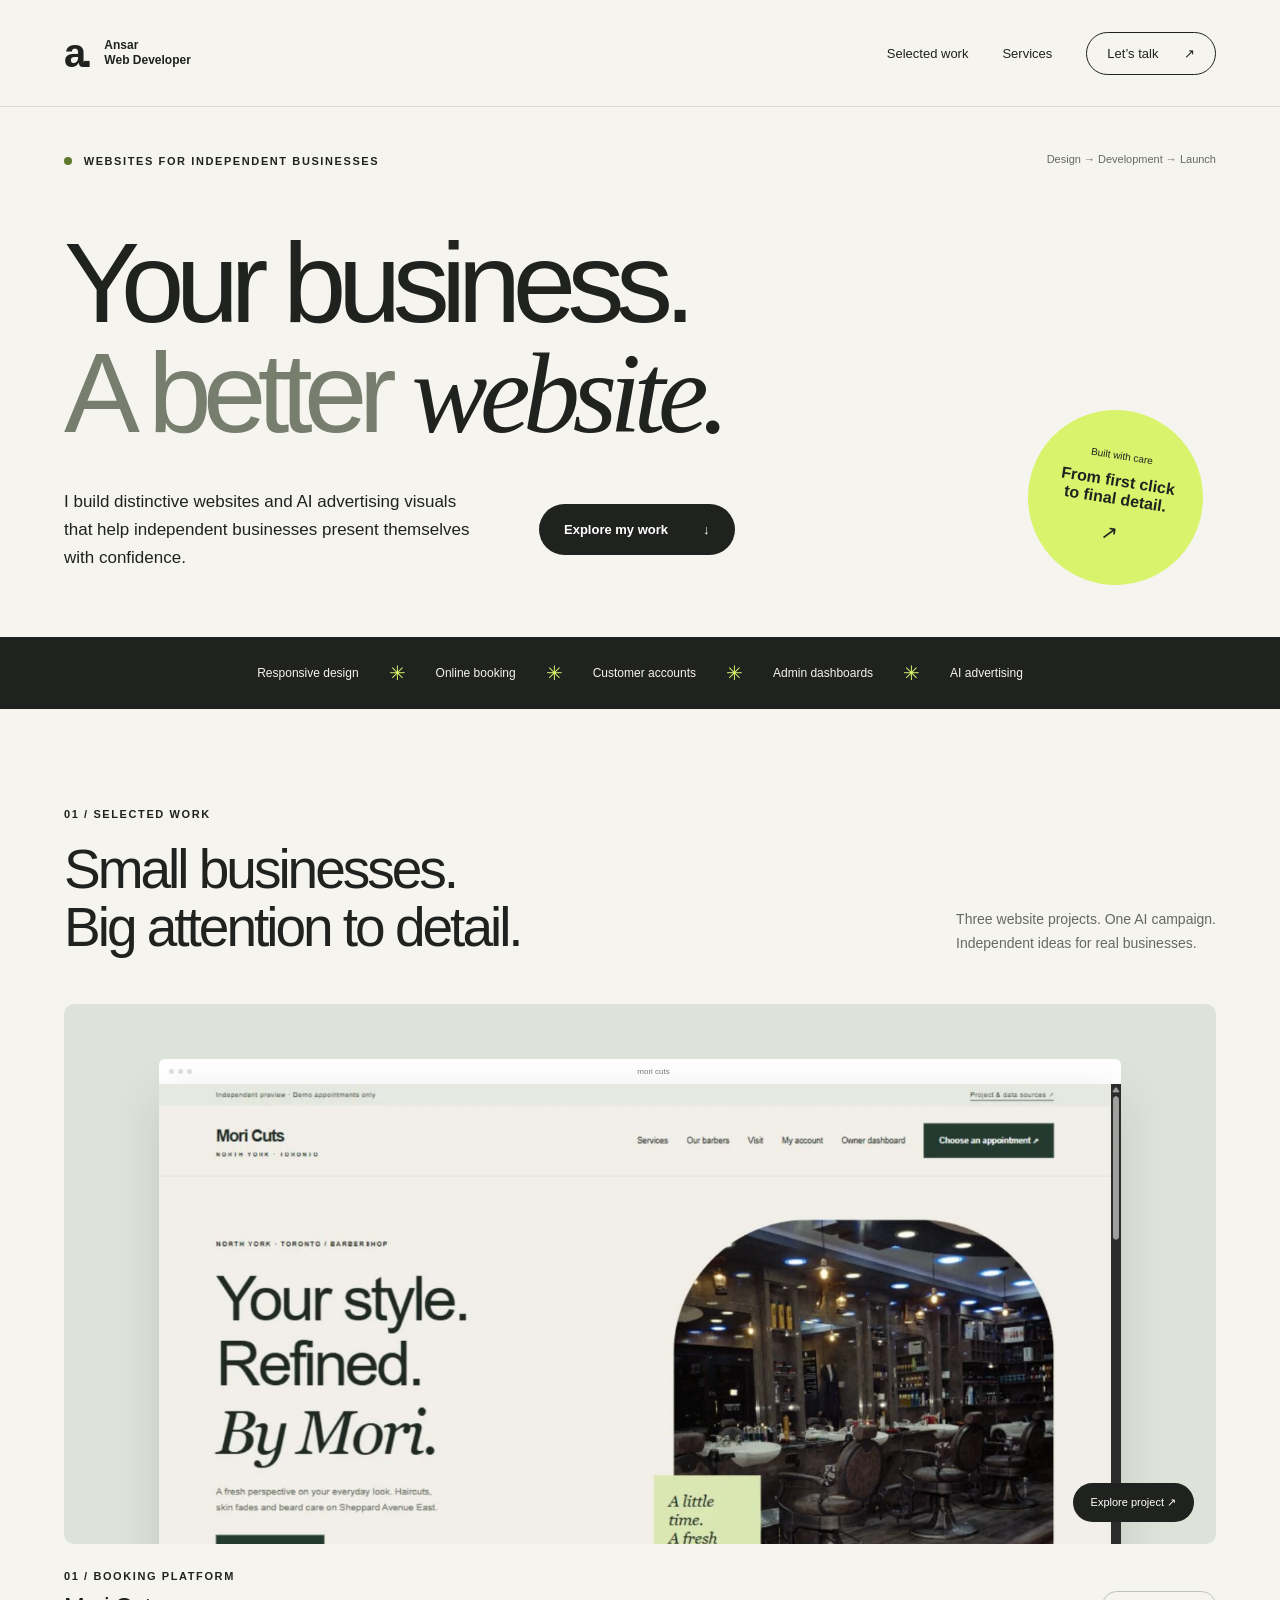
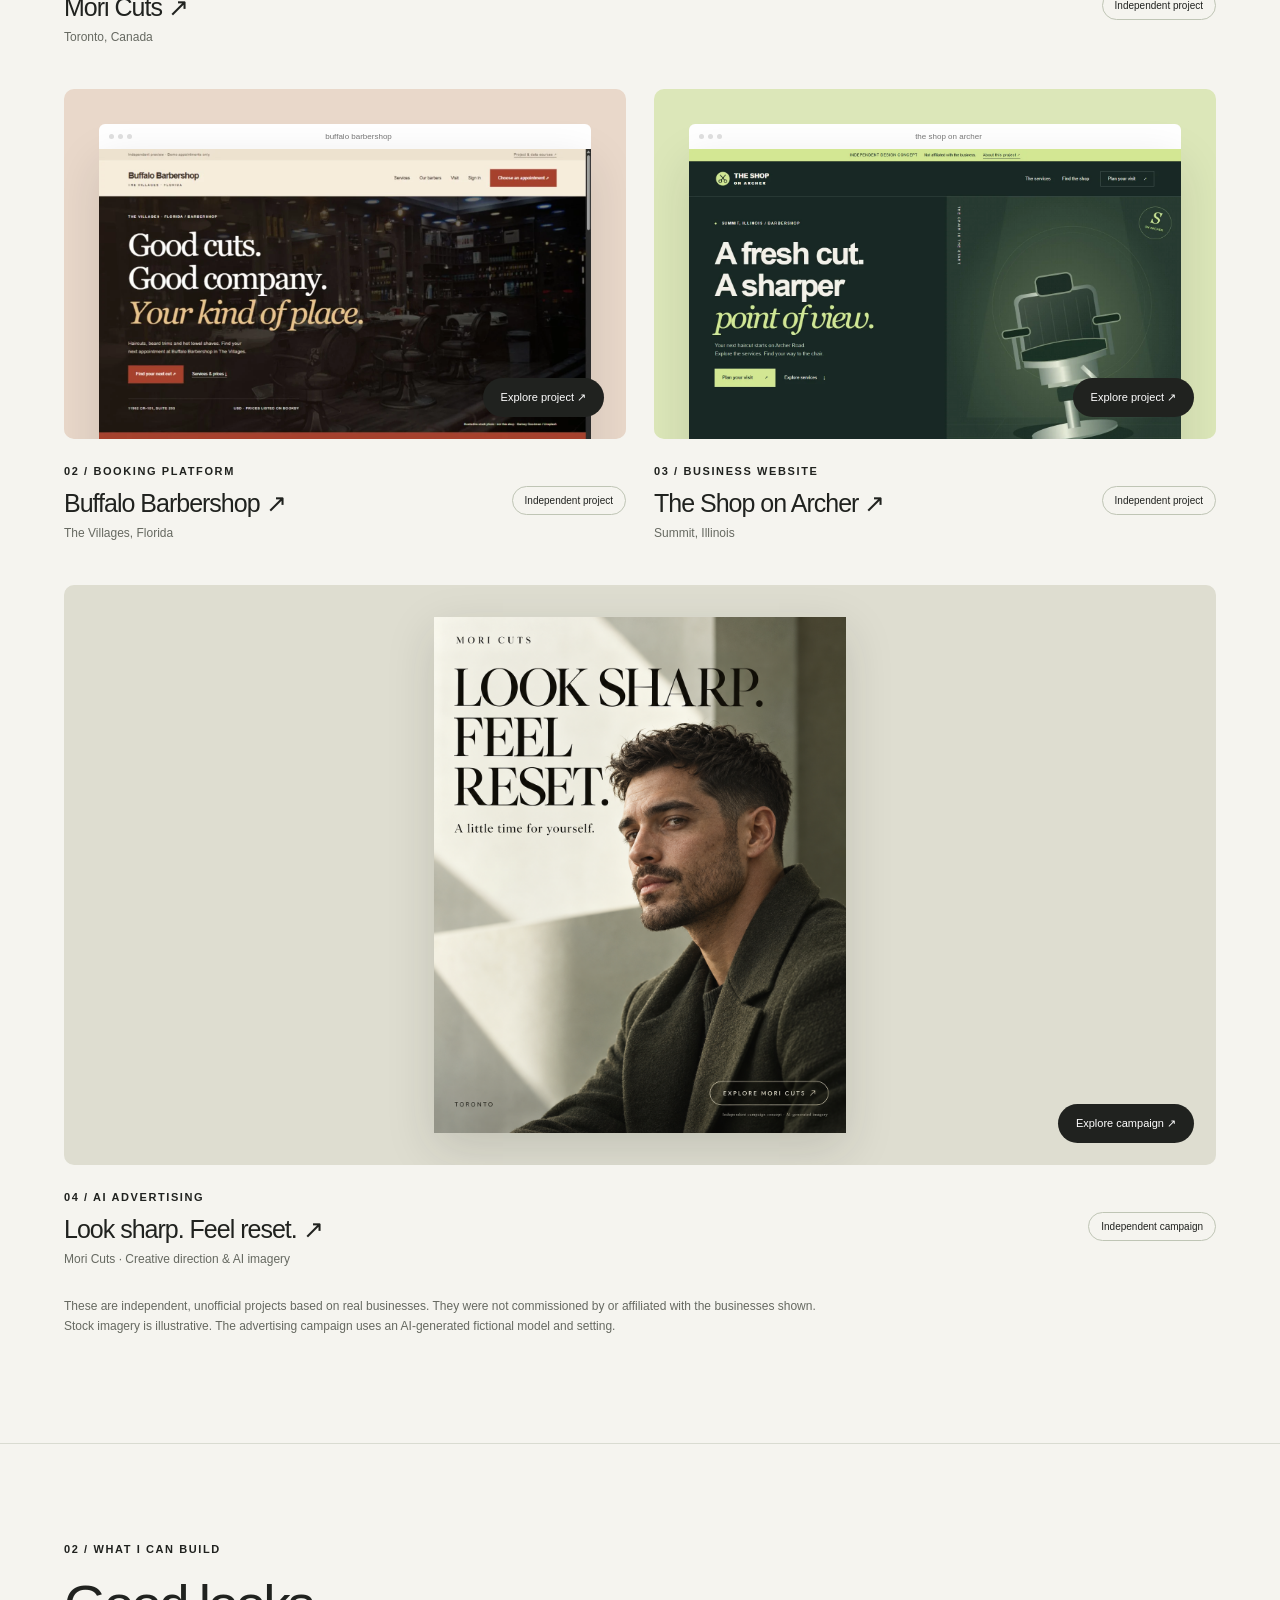
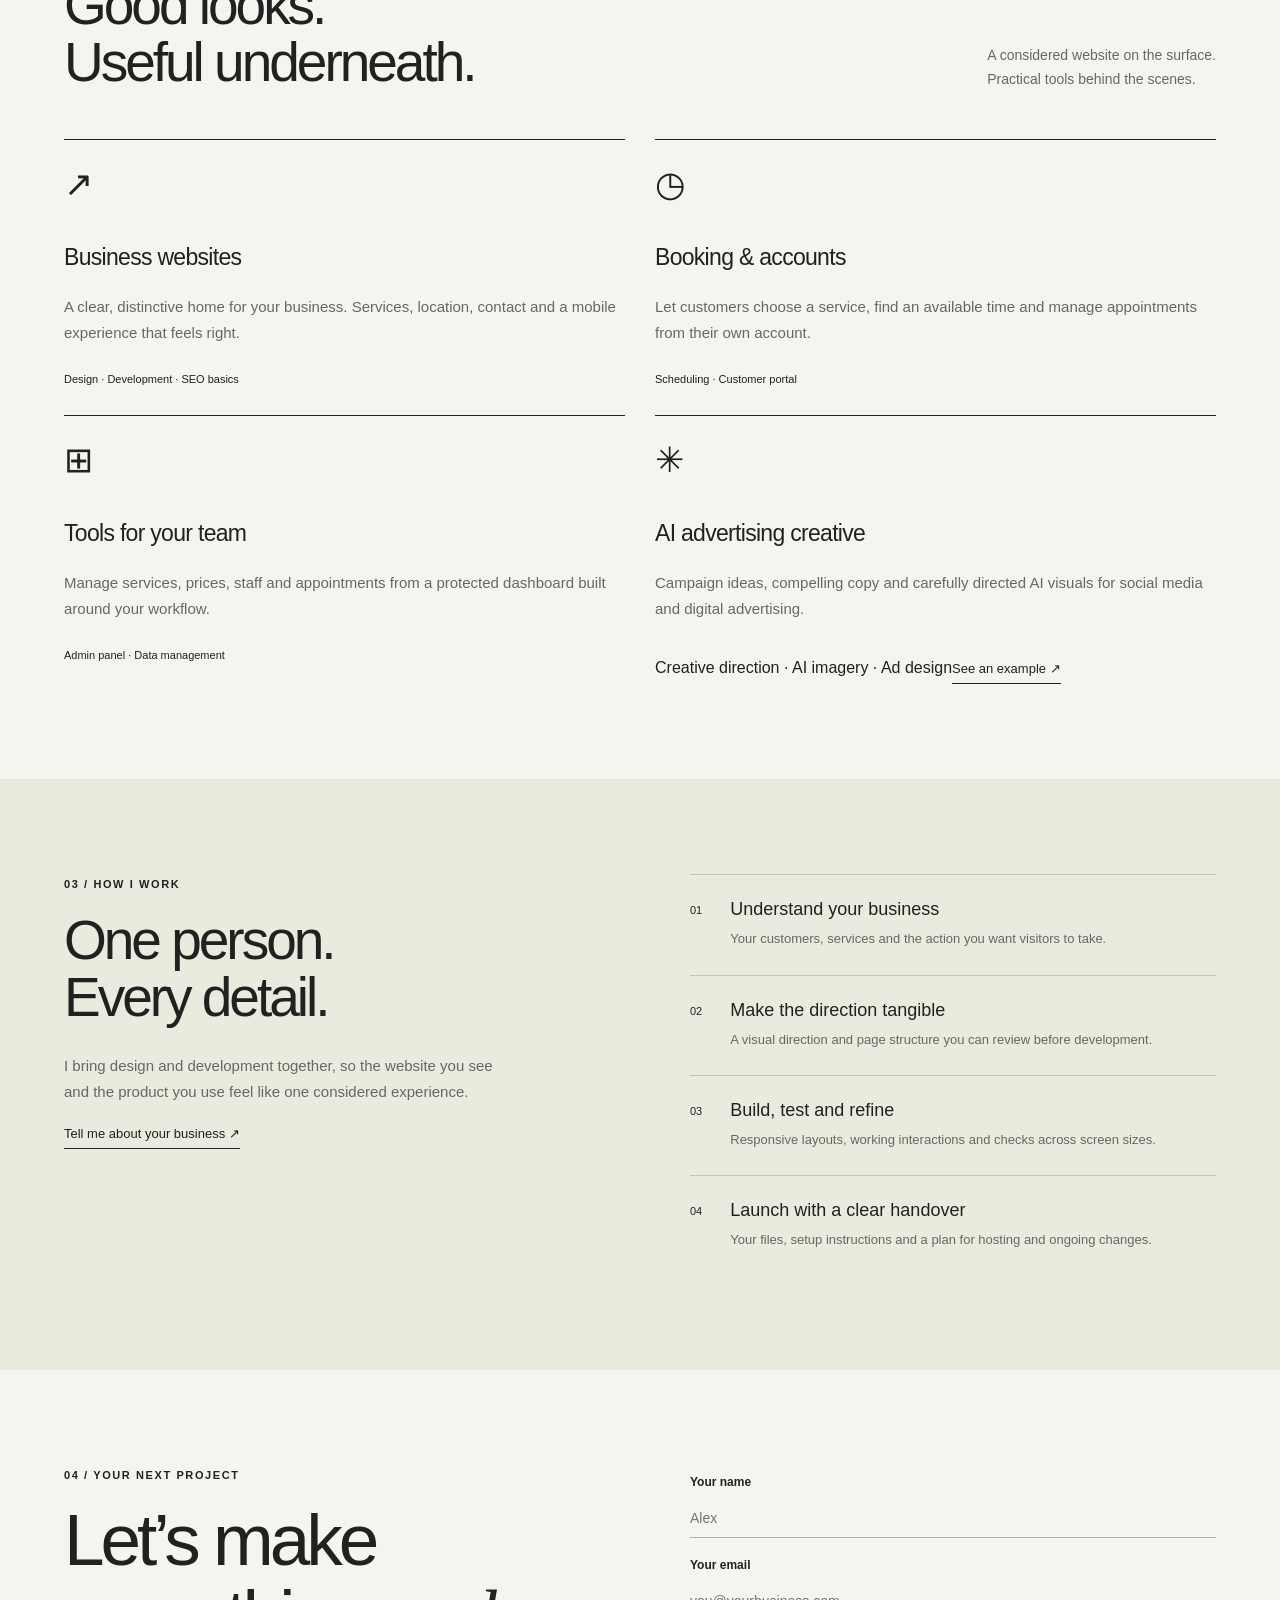
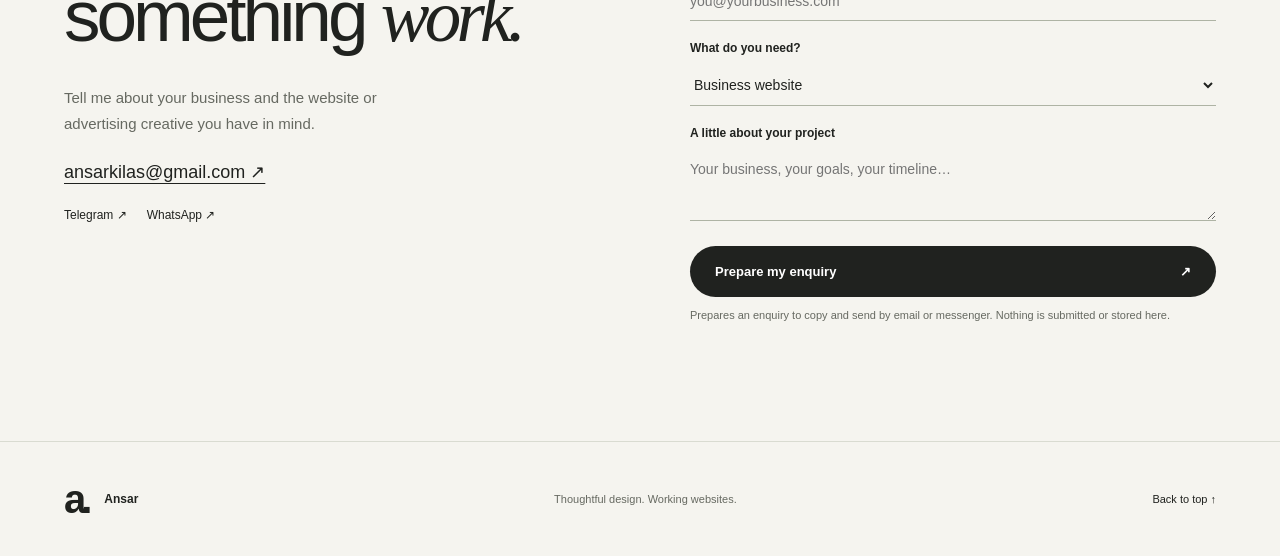
<file: index.html>
<!doctype html><html lang="en"><head><meta charset="utf-8"><meta name="viewport" content="width=device-width,initial-scale=1"><meta name="theme-color" content="#f5f4ef"><title>Ansar — Web Developer — Websites for Small Businesses</title><meta name="description" content="Distinctive websites, online booking and practical admin tools for independent businesses. Explore website projects and an AI advertising campaign."><meta property="og:title" content="Independent Web Developer — Websites for Small Businesses"><meta property="og:description" content="Distinctive websites, online booking and practical admin tools for independent businesses. Explore website projects and an AI advertising campaign."><meta property="og:type" content="website"><link rel="icon" href="assets/favicon.svg" type="image/svg+xml"><link rel="stylesheet" href="styles.css"><script src="config.js" defer></script><script src="script.js" defer></script></head><body><a class="skip" href="#main">Skip to content</a><header class="header"><a class="brand" href="index.html" aria-label="Portfolio home"><span class="brand-symbol">a.</span><span data-brand>Independent<br>Web Developer</span></a><nav aria-label="Main navigation"><a href="index.html#work">Selected work</a><a href="index.html#services">Services</a><a class="nav-contact" href="index.html#contact">Let’s talk <span aria-hidden="true">↗</span></a></nav></header><main id="main"><section class="hero"><div class="hero-top"><span class="eyebrow"><span class="status-dot"></span> Websites for independent businesses</span><span class="hero-index">Design → Development → Launch</span></div><h1>Your business.<br><span>A better</span> <em>website.</em></h1><div class="hero-bottom"><p>I build distinctive websites and AI advertising visuals that help independent businesses present themselves with confidence.</p><a class="button dark" href="#work">Explore my work <span>↓</span></a></div><div class="hero-sticker" aria-hidden="true">Built with care<br><b>From first click<br>to final detail.</b><span>↗</span></div></section><div class="ticker" aria-label="Capabilities"><span>Responsive design</span><i>✳</i><span>Online booking</span><i>✳</i><span>Customer accounts</span><i>✳</i><span>Admin dashboards</span><i>✳</i><span>AI advertising</span></div><section class="work section" id="work"><div class="section-heading"><div><span class="eyebrow">01 / Selected work</span><h2>Small businesses.<br>Big attention to detail.</h2></div><p>Three website projects. One AI campaign.<br>Independent ideas for real businesses.</p></div><div class="projects"><article class="project sage"><a class="project-image" href="mori.html" aria-label="Explore Mori Cuts"><div class="browser-bar"><i></i><i></i><i></i><span>mori cuts</span></div><img src="assets/mori.webp" alt="Mori Cuts website design" loading="lazy" width="1440" height="900"><span class="view-project">Explore project ↗</span></a><div class="project-caption"><div><span class="eyebrow">01 / Booking platform</span><h3><a href="mori.html">Mori Cuts ↗</a></h3><p>Toronto, Canada</p></div><span class="pill">Independent project</span></div></article><article class="project rose"><a class="project-image" href="buffalo.html" aria-label="Explore Buffalo Barbershop"><div class="browser-bar"><i></i><i></i><i></i><span>buffalo barbershop</span></div><img src="assets/buffalo.webp" alt="Buffalo Barbershop website design" loading="lazy" width="1440" height="900"><span class="view-project">Explore project ↗</span></a><div class="project-caption"><div><span class="eyebrow">02 / Booking platform</span><h3><a href="buffalo.html">Buffalo Barbershop ↗</a></h3><p>The Villages, Florida</p></div><span class="pill">Independent project</span></div></article><article class="project lime"><a class="project-image" href="archer.html" aria-label="Explore The Shop on Archer"><div class="browser-bar"><i></i><i></i><i></i><span>the shop on archer</span></div><img src="assets/archer.webp" alt="The Shop on Archer website design" loading="lazy" width="1440" height="900"><span class="view-project">Explore project ↗</span></a><div class="project-caption"><div><span class="eyebrow">03 / Business website</span><h3><a href="archer.html">The Shop on Archer ↗</a></h3><p>Summit, Illinois</p></div><span class="pill">Independent project</span></div></article><article class="project campaign-project"><a class="project-image campaign-thumb" href="ai-advertising.html" aria-label="Explore Mori Cuts AI campaign"><img src="assets/mori-ad.png" alt="Mori Cuts AI advertising poster: Look sharp. Feel reset." loading="lazy" width="1122" height="1402"><span class="view-project">Explore campaign ↗</span></a><div class="project-caption"><div><span class="eyebrow">04 / AI advertising</span><h3><a href="ai-advertising.html">Look sharp. Feel reset. ↗</a></h3><p>Mori Cuts · Creative direction & AI imagery</p></div><span class="pill">Independent campaign</span></div></article></div><p class="project-note">These are independent, unofficial projects based on real businesses. They were not commissioned by or affiliated with the businesses shown. Stock imagery is illustrative. The advertising campaign uses an AI-generated fictional model and setting.</p></section><section class="services section" id="services"><div class="section-heading"><div><span class="eyebrow">02 / What I can build</span><h2>Good looks.<br>Useful underneath.</h2></div><p>A considered website on the surface.<br>Practical tools behind the scenes.</p></div><div class="service-grid"><article><span class="service-icon">↗</span><h3>Business websites</h3><p>A clear, distinctive home for your business. Services, location, contact and a mobile experience that feels right.</p><span>Design · Development · SEO basics</span></article><article><span class="service-icon">◷</span><h3>Booking & accounts</h3><p>Let customers choose a service, find an available time and manage appointments from their own account.</p><span>Scheduling · Customer portal</span></article><article><span class="service-icon">⊞</span><h3>Tools for your team</h3><p>Manage services, prices, staff and appointments from a protected dashboard built around your workflow.</p><span>Admin panel · Data management</span></article><article><span class="service-icon">✳</span><h3>AI advertising creative</h3><p>Campaign ideas, compelling copy and carefully directed AI visuals for social media and digital advertising.</p><span>Creative direction · AI imagery · Ad design</span><a class="text-link" href="ai-advertising.html">See an example ↗</a></article></div></section><section class="approach section" id="about"><div><span class="eyebrow">03 / How I work</span><h2>One person.<br>Every detail.</h2><p class="intro">I bring design and development together, so the website you see and the product you use feel like one considered experience.</p><a class="text-link" href="#contact">Tell me about your business ↗</a></div><ol class="steps"><li><span>01</span><div><h3>Understand your business</h3><p>Your customers, services and the action you want visitors to take.</p></div></li><li><span>02</span><div><h3>Make the direction tangible</h3><p>A visual direction and page structure you can review before development.</p></div></li><li><span>03</span><div><h3>Build, test and refine</h3><p>Responsive layouts, working interactions and checks across screen sizes.</p></div></li><li><span>04</span><div><h3>Launch with a clear handover</h3><p>Your files, setup instructions and a plan for hosting and ongoing changes.</p></div></li></ol></section><section class="contact section" id="contact"><div><span class="eyebrow">04 / Your next project</span><h2>Let’s make<br>something <em>work.</em></h2><p>Tell me about your business and the website or advertising creative you have in mind.</p><a class="contact-direct" id="direct-contact" hidden>Get in touch ↗</a></div><form id="brief-form"><label for="client-name">Your name</label><input id="client-name" name="name" autocomplete="name" required placeholder="Alex"><label for="client-email">Your email</label><input id="client-email" name="email" type="email" autocomplete="email" required placeholder="you@yourbusiness.com"><label for="project-type">What do you need?</label><select id="project-type" name="service"><option>Business website</option><option>Website + booking system</option><option>Website redesign</option><option>AI advertising creative</option><option>Website + AI advertising</option><option>Something else</option></select><label for="project-message">A little about your project</label><textarea id="project-message" name="message" rows="3" required placeholder="Your business, your goals, your timeline…"></textarea><button class="button dark" type="submit">Prepare my enquiry <span>↗</span></button><p class="form-note">Prepares an enquiry to copy and send by email or messenger. Nothing is submitted or stored here.</p><p role="status" id="form-status"></p><div id="draft-panel" hidden><label for="draft-text">Your enquiry</label><textarea id="draft-text" rows="8" readonly></textarea><button type="button" class="text-link" id="copy-draft">Copy enquiry ↗</button></div></form></section></main><footer><a class="brand" href="index.html"><span class="brand-symbol">a.</span><span data-name>Independent Web Developer</span></a><p>Thoughtful design. Working websites.</p><a href="#main">Back to top ↑</a></footer></body></html>
</file>
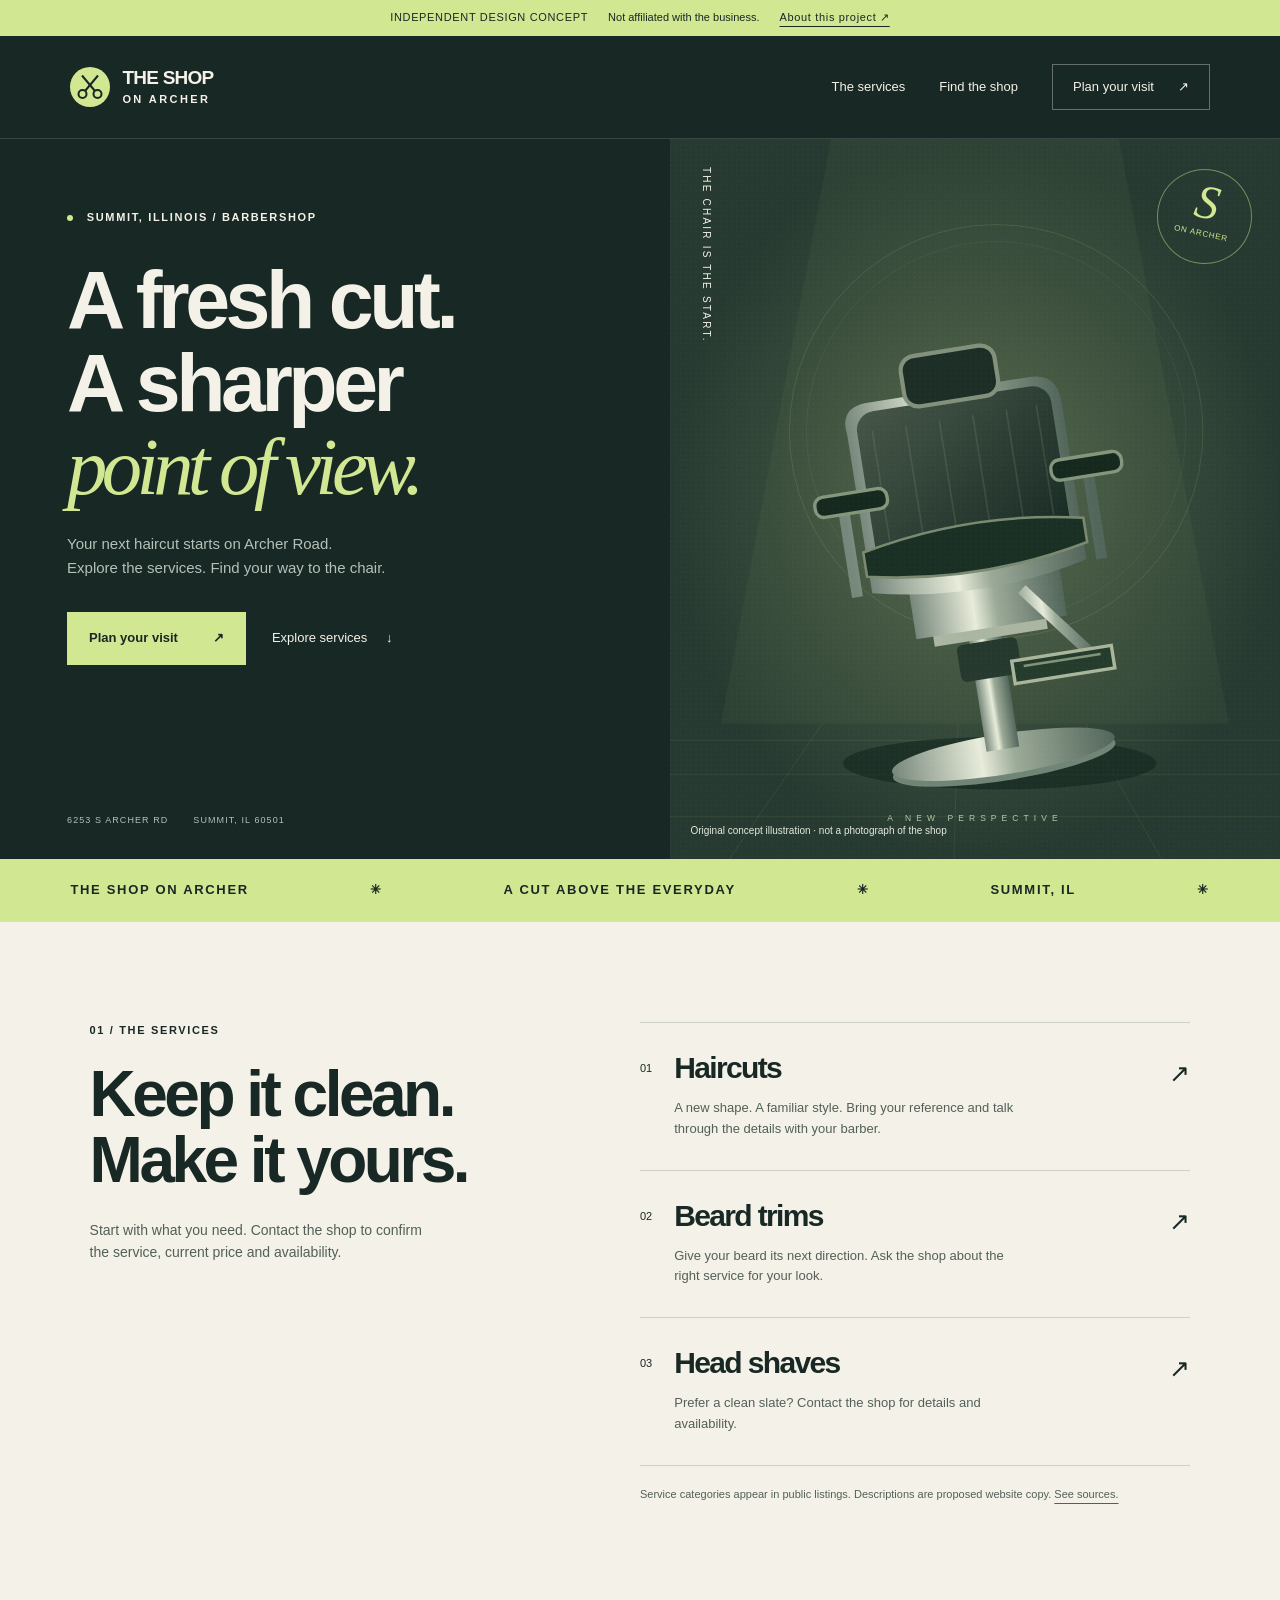
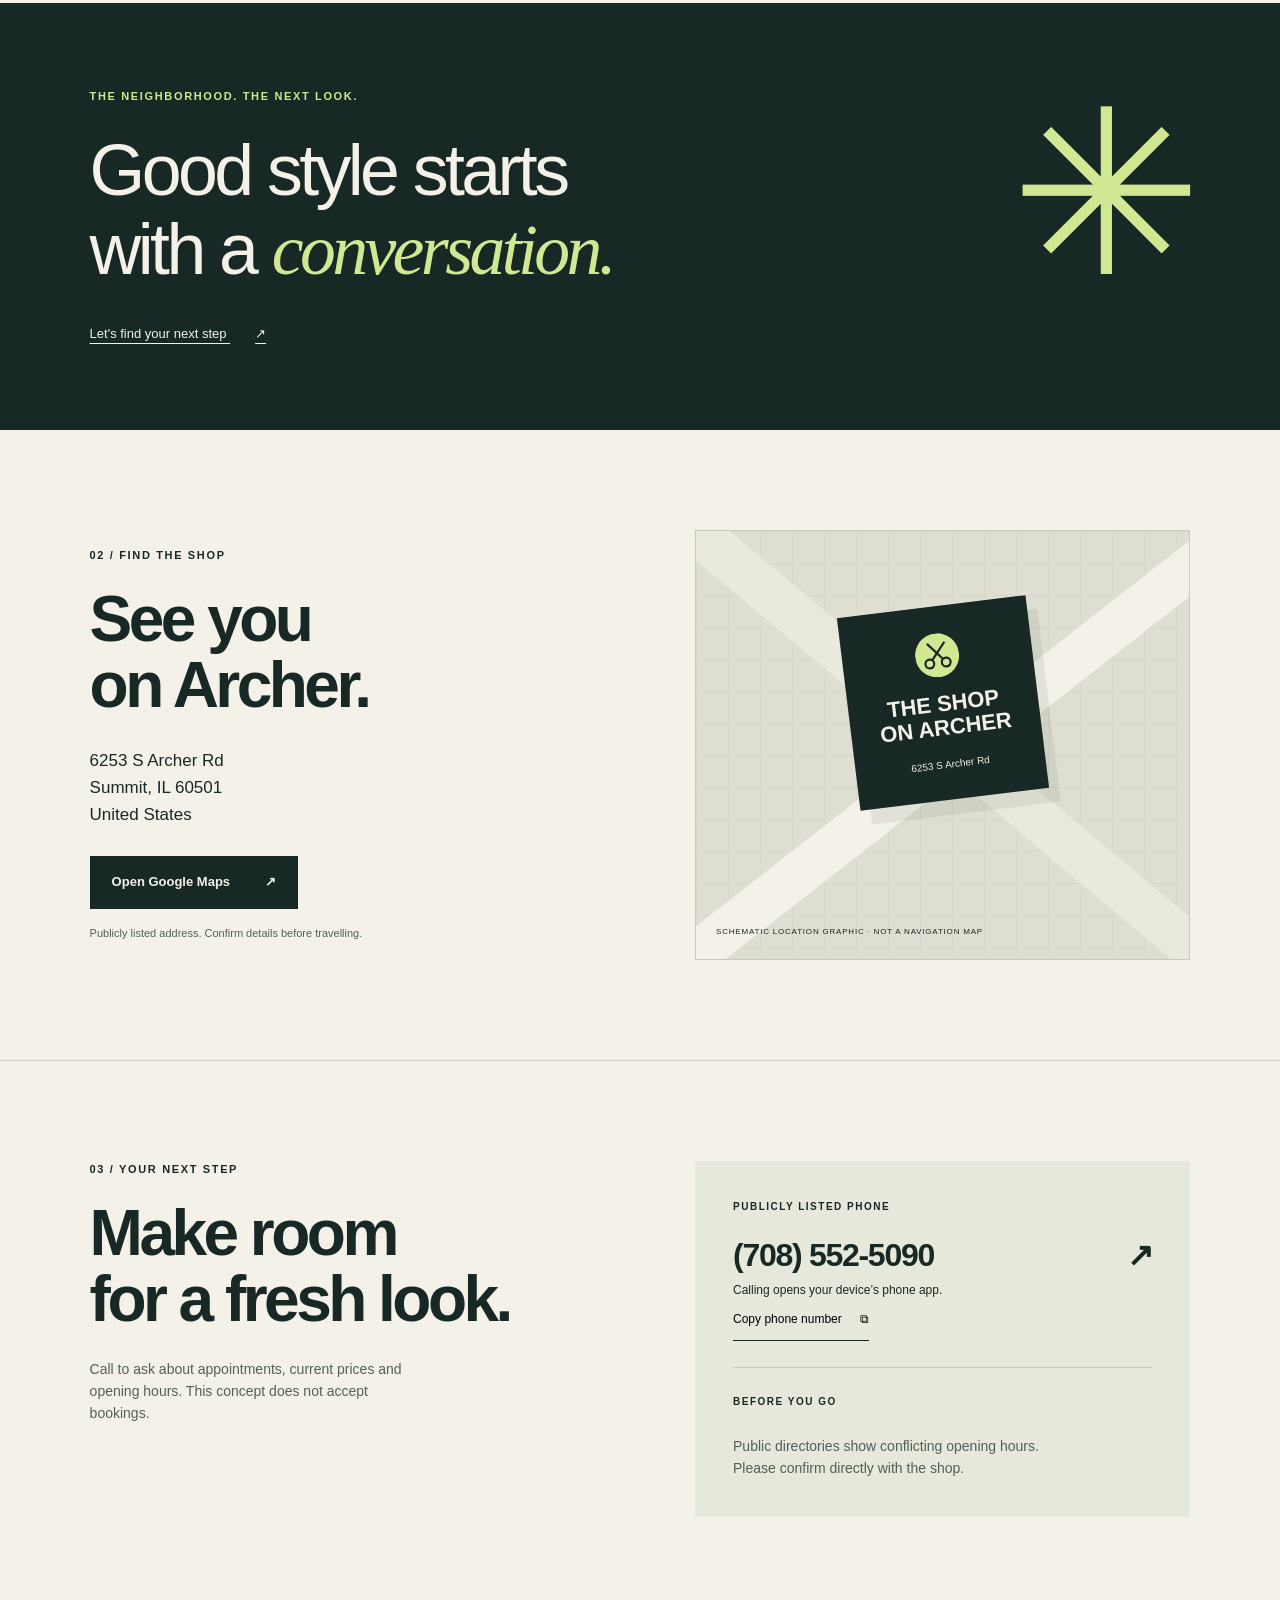
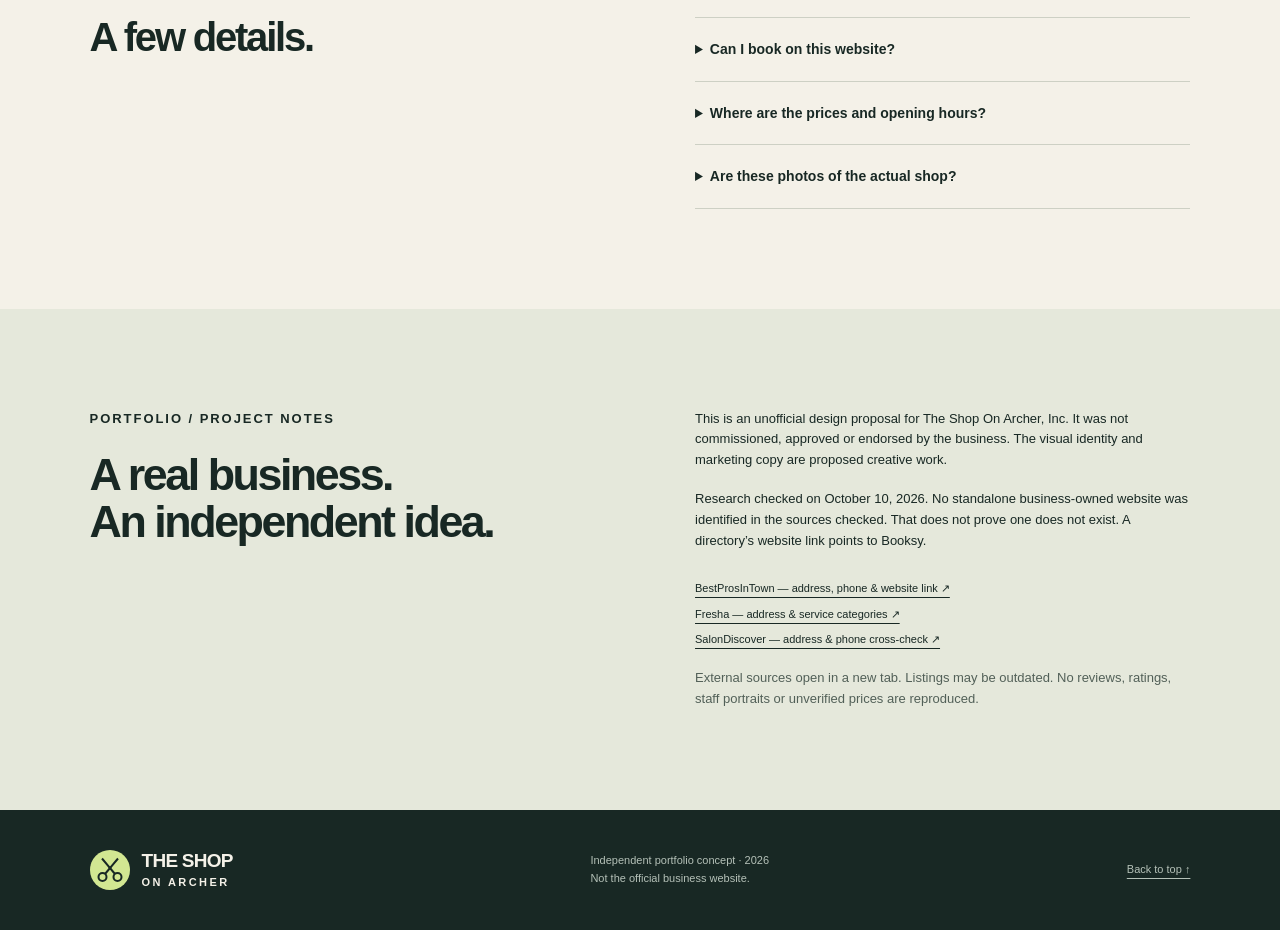
<file: projects/archer/index.html>
<!doctype html>
<html lang="en">
<head>
  <meta charset="utf-8"><meta name="viewport" content="width=device-width,initial-scale=1">
  <title>The Shop on Archer — Independent Website Concept</title>
  <meta name="description" content="An independent, unofficial website concept for The Shop on Archer, a barbershop in Summit, Illinois. Explore listed services and location information.">
  <meta name="robots" content="noindex,nofollow">
  <meta name="theme-color" content="#182824">
  <meta property="og:title" content="The Shop on Archer — Website Concept">
  <meta property="og:description" content="Independent portfolio concept. Not commissioned or endorsed by the business.">
  <meta property="og:type" content="website">
  <link rel="icon" href="assets/mark.svg" type="image/svg+xml">
  <link rel="stylesheet" href="styles.css"><script src="script.js" defer></script>
</head>
<body>
<a class="skip" href="#main">Skip to content</a>
<div class="concept-bar">INDEPENDENT DESIGN CONCEPT <span>Not affiliated with the business.</span> <a href="#project">About this project ↗</a></div>
<header class="header">
  <a class="brand" href="#" aria-label="The Shop on Archer, back to top"><img src="assets/mark.svg" width="40" height="40" alt=""><span>THE SHOP<small>ON ARCHER</small></span></a>
  <button class="menu-toggle" aria-expanded="false" aria-controls="navigation" hidden>Menu <span aria-hidden="true">☰</span></button>
  <nav id="navigation" aria-label="Main navigation"><a href="#services">The services</a><a href="#visit">Find the shop</a><a class="nav-cta" href="#contact">Plan your visit <span aria-hidden="true">↗</span></a></nav>
</header>
<main id="main">
  <section class="hero" aria-labelledby="hero-title">
    <div class="hero-copy"><p class="eyebrow"><span class="dot"></span> SUMMIT, ILLINOIS / BARBERSHOP</p><h1 id="hero-title">A fresh cut.<br>A sharper<br><em>point of view.</em></h1><p class="intro">Your next haircut starts on Archer Road.<br>Explore the services. Find your way to the chair.</p><div class="actions"><a class="button" href="#contact">Plan your visit <span aria-hidden="true">↗</span></a><a class="text-link" href="#services">Explore services <span aria-hidden="true">↓</span></a></div><div class="hero-foot"><span>6253 S ARCHER RD</span><span>SUMMIT, IL 60501</span></div></div>
    <figure class="hero-art"><img src="assets/chair.svg" width="720" height="850" alt="Original editorial illustration of a barber chair under a spotlight"><span class="art-label">THE CHAIR IS THE START.</span><figcaption>Original concept illustration · not a photograph of the shop</figcaption><div class="art-stamp" aria-hidden="true">S<br><small>ON ARCHER</small></div></figure>
  </section>
  <div class="ticker" aria-hidden="true"><span>THE SHOP ON ARCHER</span><span>✳</span><span>A CUT ABOVE THE EVERYDAY</span><span>✳</span><span>SUMMIT, IL</span><span>✳</span></div>
  <section class="services section" id="services" aria-labelledby="services-title"><div class="section-heading"><p class="eyebrow">01 / THE SERVICES</p><h2 id="services-title">Keep it clean.<br>Make it yours.</h2><p>Start with what you need. Contact the shop to confirm the service, current price and availability.</p></div><div class="service-list"><article><span class="number">01</span><div><h3>Haircuts</h3><p>A new shape. A familiar style. Bring your reference and talk through the details with your barber.</p></div><span aria-hidden="true">↗</span></article><article><span class="number">02</span><div><h3>Beard trims</h3><p>Give your beard its next direction. Ask the shop about the right service for your look.</p></div><span aria-hidden="true">↗</span></article><article><span class="number">03</span><div><h3>Head shaves</h3><p>Prefer a clean slate? Contact the shop for details and availability.</p></div><span aria-hidden="true">↗</span></article><p class="source-note">Service categories appear in public listings. Descriptions are proposed website copy. <a href="#project">See sources.</a></p></div></section>
  <section class="statement"><p class="eyebrow">THE NEIGHBORHOOD. THE NEXT LOOK.</p><p class="statement-text">Good style starts<br>with a <em>conversation.</em></p><a class="light-link" href="#contact">Let's find your next step <span aria-hidden="true">↗</span></a><span class="statement-star" aria-hidden="true">✳</span></section>
  <section class="visit section" id="visit" aria-labelledby="visit-title"><div><p class="eyebrow">02 / FIND THE SHOP</p><h2 id="visit-title">See you<br>on Archer.</h2><address>6253 S Archer Rd<br>Summit, IL 60501<br>United States</address><a class="button dark" href="https://www.google.com/maps/search/?api=1&amp;query=The+Shop+On+Archer+6253+S+Archer+Rd+Summit+IL+60501" target="_blank" rel="noopener noreferrer">Open Google Maps <span aria-hidden="true">↗</span><span class="sr-only"> (opens in a new tab)</span></a><p class="fine">Publicly listed address. Confirm details before travelling.</p></div><div class="location-art"><div class="street street-one">S ARCHER RD</div><div class="street street-two">SUMMIT / ILLINOIS</div><div class="location-card"><img src="assets/mark.svg" alt="" width="44" height="44"><strong>THE SHOP<br>ON ARCHER</strong><span>6253 S Archer Rd</span></div><span class="map-caption">SCHEMATIC LOCATION GRAPHIC · NOT A NAVIGATION MAP</span></div></section>
  <section class="contact section" id="contact" aria-labelledby="contact-title"><div><p class="eyebrow">03 / YOUR NEXT STEP</p><h2 id="contact-title">Make room<br>for a fresh look.</h2><p>Call to ask about appointments, current prices and opening hours. This concept does not accept bookings.</p></div><div class="contact-card"><p class="eyebrow">PUBLICLY LISTED PHONE</p><a class="phone" href="tel:+17085525090">(708) 552-5090 <span aria-hidden="true">↗</span></a><p>Calling opens your device’s phone app.</p><button class="copy-button" type="button" hidden>Copy phone number <span aria-hidden="true">⧉</span></button><p id="copy-status" role="status" aria-live="polite"></p><hr><p class="eyebrow">BEFORE YOU GO</p><p>Public directories show conflicting opening hours. Please confirm directly with the shop.</p></div></section>
  <section class="faq section" aria-labelledby="faq-title"><h2 id="faq-title">A few details.</h2><div><details><summary>Can I book on this website?</summary><p>No. This is an independent portfolio concept. The phone link lets you contact the publicly listed number. No appointment is created or confirmed here.</p></details><details><summary>Where are the prices and opening hours?</summary><p>Prices have been left out because a current business-approved price list has not been obtained. Directory opening hours disagree; call to confirm both.</p></details><details><summary>Are these photos of the actual shop?</summary><p>No business photographs are used. The chair and location graphic are original illustrations created for this concept.</p></details></div></section>
  <section class="project section" id="project" aria-labelledby="project-title"><div><p class="eyebrow">PORTFOLIO / PROJECT NOTES</p><h2 id="project-title">A real business.<br>An independent idea.</h2></div><div><p>This is an unofficial design proposal for The Shop On Archer, Inc. It was not commissioned, approved or endorsed by the business. The visual identity and marketing copy are proposed creative work.</p><p>Research checked on <time datetime="2026-10-10">October 10, 2026</time>. No standalone business-owned website was identified in the sources checked. That does not prove one does not exist. A directory’s website link points to Booksy.</p><ul class="source-links"><li><a href="https://www.bestprosintown.com/il/summit/the-shop-on-archer-inc-/" target="_blank" rel="noopener noreferrer">BestProsInTown — address, phone & website link ↗</a></li><li><a href="https://www.fresha.com/es/lvp/the-shop-on-archer-inc-south-archer-road-summit-ovvVE9" target="_blank" rel="noopener noreferrer">Fresha — address & service categories ↗</a></li><li><a href="https://salondiscover.com/the-shop-on-archer-inc-60501/" target="_blank" rel="noopener noreferrer">SalonDiscover — address & phone cross-check ↗</a></li></ul><p class="fine">External sources open in a new tab. Listings may be outdated. No reviews, ratings, staff portraits or unverified prices are reproduced.</p></div></section>
</main>
<footer><a class="brand" href="#"><img src="assets/mark.svg" alt="" width="40" height="40"><span>THE SHOP<small>ON ARCHER</small></span></a><p>Independent portfolio concept · 2026<br>Not the official business website.</p><a href="#main">Back to top ↑</a></footer>
</body>
</html>
</file>
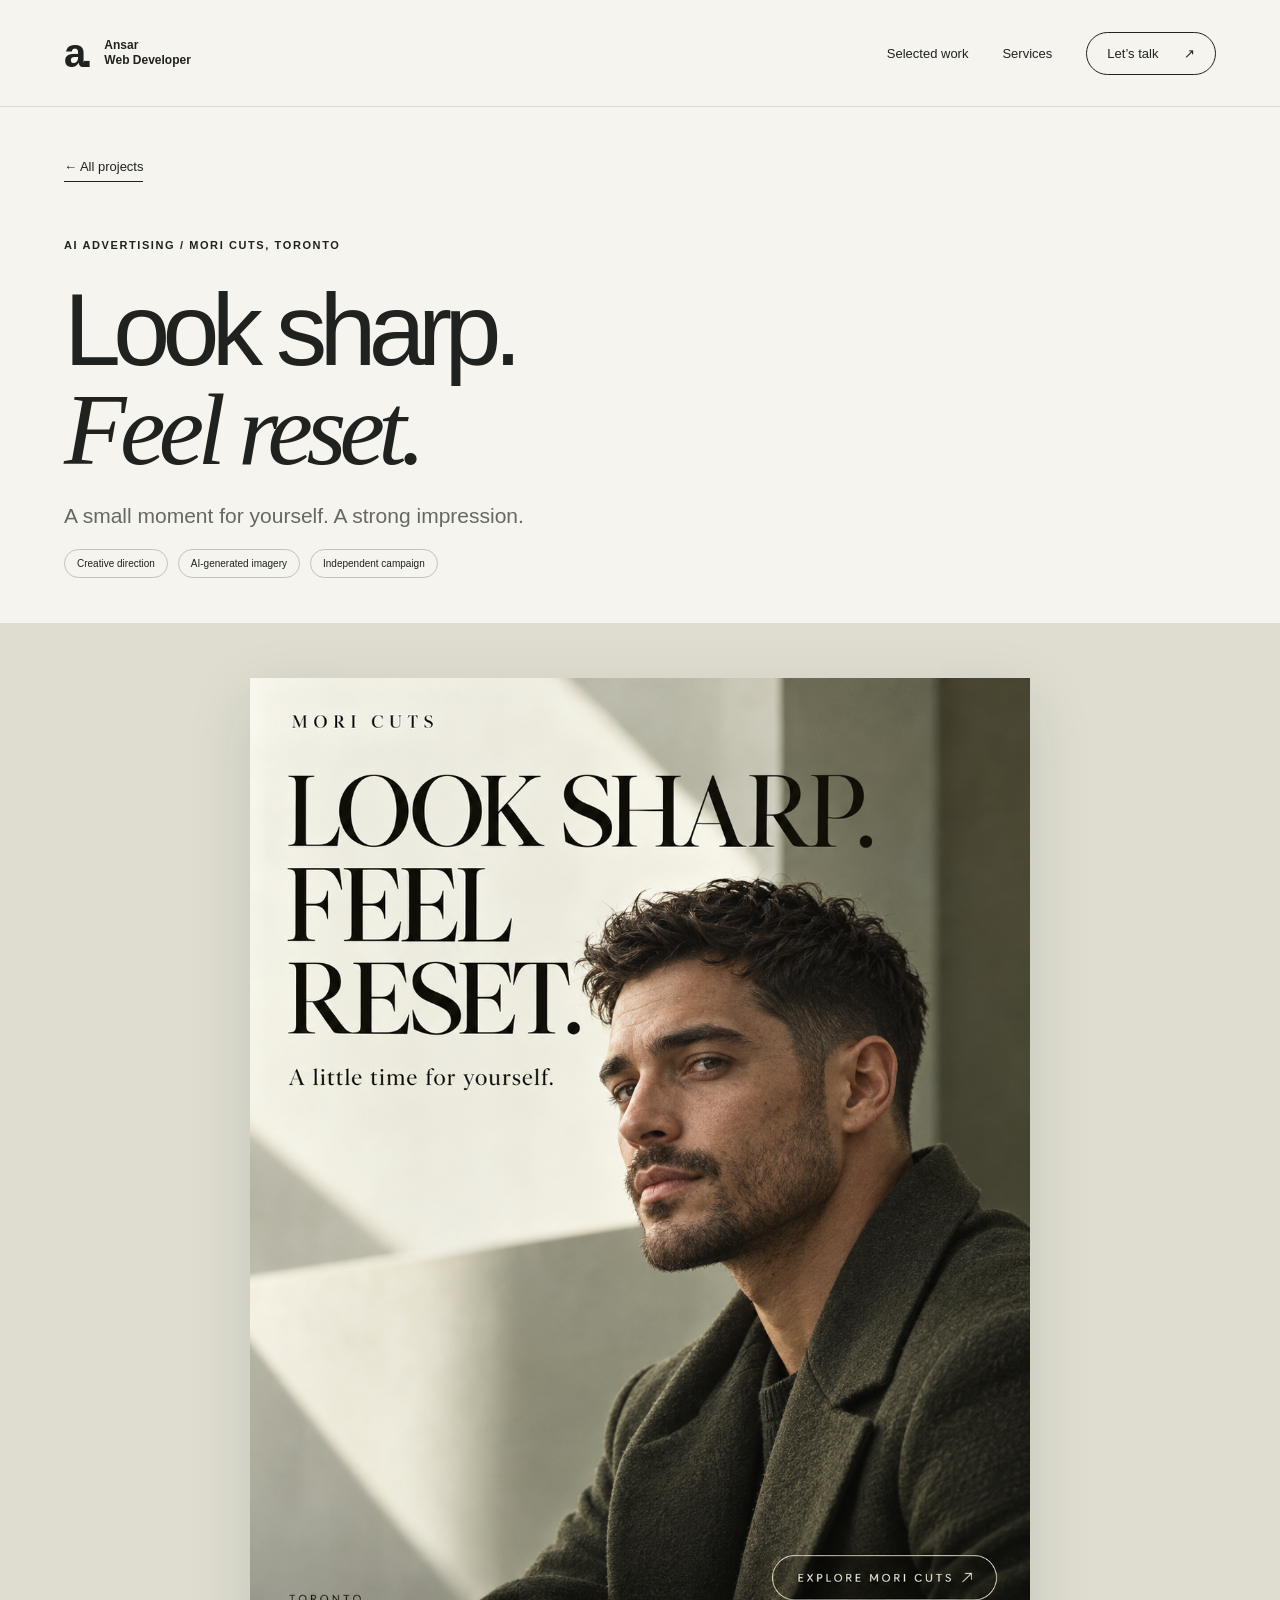
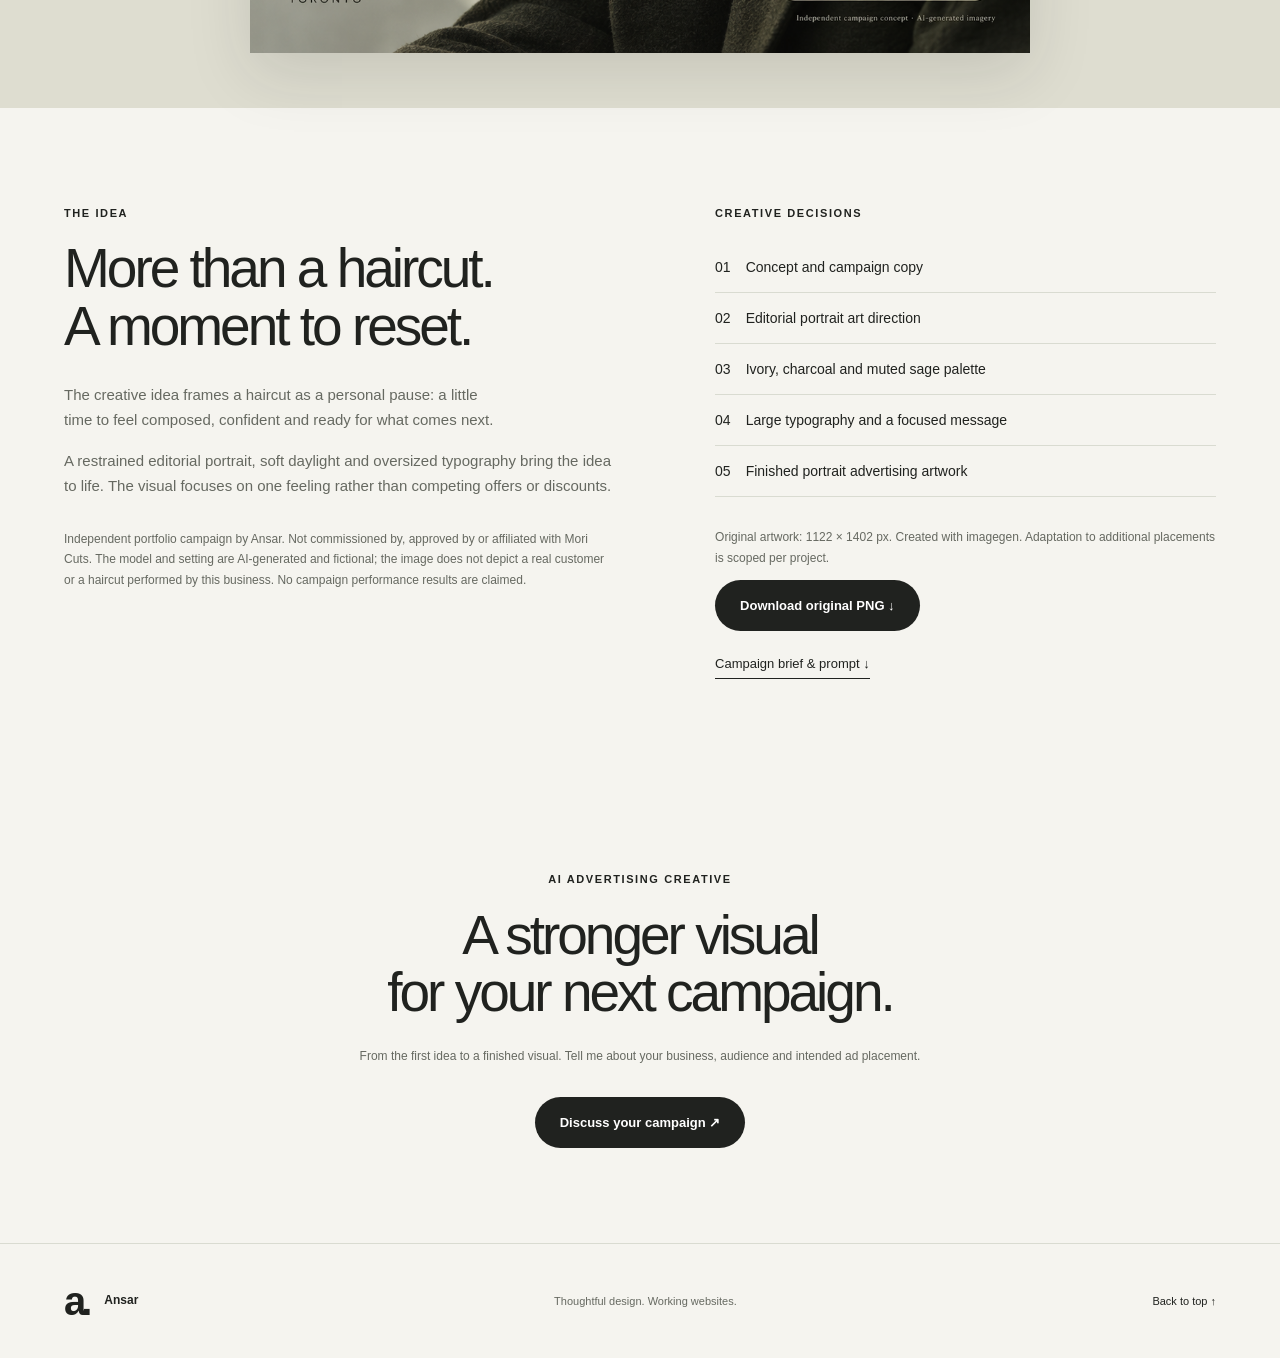
<file: ai-advertising.html>
<!doctype html><html lang="en"><head><meta charset="utf-8"><meta name="viewport" content="width=device-width,initial-scale=1"><meta name="theme-color" content="#f5f4ef"><title>Mori Cuts — AI Advertising by Ansar</title><meta name="description" content="Independent AI advertising campaign by Ansar: creative direction, copy and editorial imagery for Mori Cuts."><meta property="og:title" content="Mori Cuts — AI Advertising by Ansar"><meta property="og:description" content="Independent AI advertising campaign by Ansar: creative direction, copy and editorial imagery for Mori Cuts."><meta property="og:type" content="website"><link rel="icon" href="assets/favicon.svg" type="image/svg+xml"><link rel="stylesheet" href="styles.css"><script src="config.js" defer></script><script src="script.js" defer></script></head><body><a class="skip" href="#main">Skip to content</a><header class="header"><a class="brand" href="index.html" aria-label="Portfolio home"><span class="brand-symbol">a.</span><span data-brand>Independent<br>Web Developer</span></a><nav aria-label="Main navigation"><a href="index.html#work">Selected work</a><a href="index.html#services">Services</a><a class="nav-contact" href="index.html#contact">Let’s talk <span aria-hidden="true">↗</span></a></nav></header><main id="main"><section class="case-hero section"><a class="text-link" href="index.html#work">← All projects</a><div class="case-meta eyebrow">AI advertising / Mori Cuts, Toronto</div><h1>Look sharp.<br><em>Feel reset.</em></h1><p class="case-headline">A small moment for yourself. A strong impression.</p><div class="case-tags"><span class="pill">Creative direction</span><span class="pill">AI-generated imagery</span><span class="pill">Independent campaign</span></div></section><section class="campaign-showcase" aria-label="Campaign artwork"><img src="assets/mori-ad.png" alt="Mori Cuts campaign poster with a fictional male model, cinematic daylight and the headline Look sharp. Feel reset." width="1122" height="1402"></section><section class="case-overview section"><div><span class="eyebrow">The idea</span><h2>More than a haircut.<br>A moment to reset.</h2><p class="intro">The creative idea frames a haircut as a personal pause: a little time to feel composed, confident and ready for what comes next.</p><p>A restrained editorial portrait, soft daylight and oversized typography bring the idea to life. The visual focuses on one feeling rather than competing offers or discounts.</p><p class="project-note">Independent portfolio campaign by Ansar. Not commissioned by, approved by or affiliated with Mori Cuts. The model and setting are AI-generated and fictional; the image does not depict a real customer or a haircut performed by this business. No campaign performance results are claimed.</p></div><div><span class="eyebrow">Creative decisions</span><ul class="feature-list"><li><span>01</span>Concept and campaign copy</li><li><span>02</span>Editorial portrait art direction</li><li><span>03</span>Ivory, charcoal and muted sage palette</li><li><span>04</span>Large typography and a focused message</li><li><span>05</span>Finished portrait advertising artwork</li></ul><p class="project-note">Original artwork: 1122 × 1402 px. Created with imagegen. Adaptation to additional placements is scoped per project.</p><a class="button dark" href="assets/mori-ad.png" download>Download original PNG ↓</a><a class="text-link" href="downloads/mori-ai-campaign.zip" download>Campaign brief & prompt ↓</a></div></section><section class="case-cta section"><span class="eyebrow">AI advertising creative</span><h2>A stronger visual<br>for your next campaign.</h2><p class="project-note campaign-cta-note">From the first idea to a finished visual. Tell me about your business, audience and intended ad placement.</p><a class="button dark" href="index.html#contact">Discuss your campaign ↗</a></section></main><footer><a class="brand" href="index.html"><span class="brand-symbol">a.</span><span data-name>Independent Web Developer</span></a><p>Thoughtful design. Working websites.</p><a href="#main">Back to top ↑</a></footer></body></html>
</file>
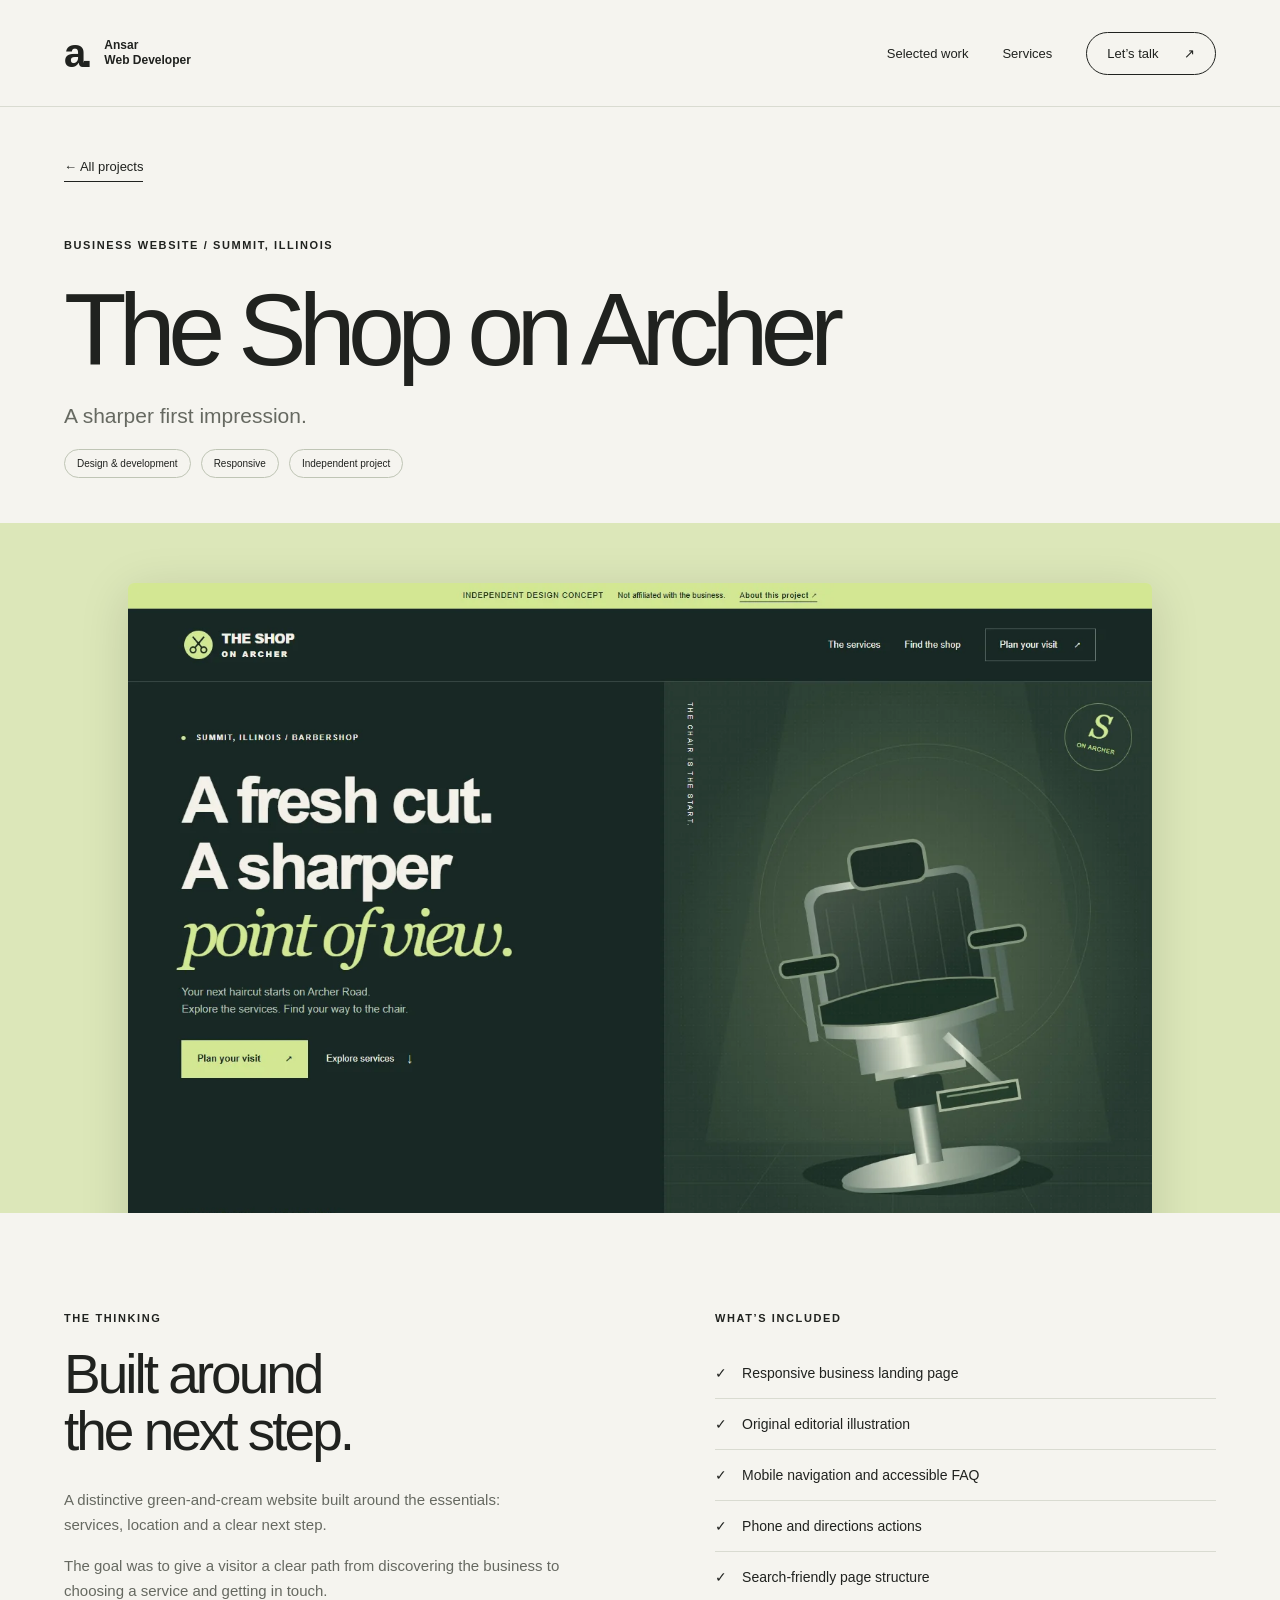
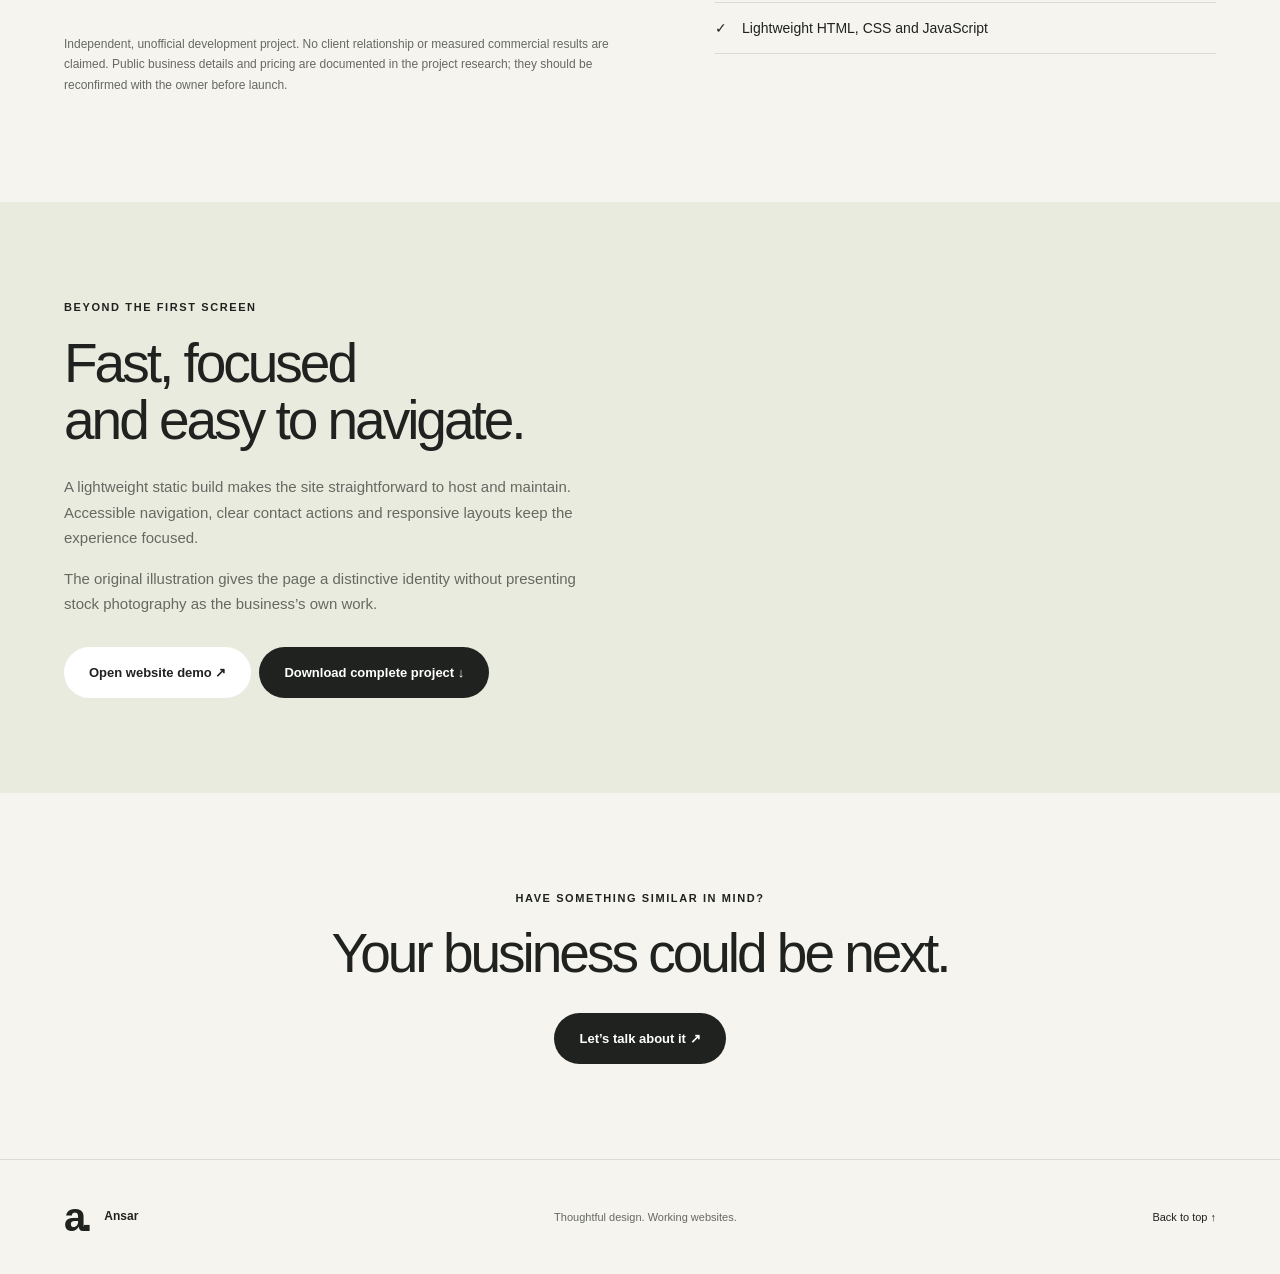
<file: archer.html>
<!doctype html><html lang="en"><head><meta charset="utf-8"><meta name="viewport" content="width=device-width,initial-scale=1"><meta name="theme-color" content="#f5f4ef"><title>The Shop on Archer — Website project</title><meta name="description" content="A distinctive green-and-cream website built around the essentials: services, location and a clear next step."><meta property="og:title" content="The Shop on Archer — Website project"><meta property="og:description" content="A distinctive green-and-cream website built around the essentials: services, location and a clear next step."><meta property="og:type" content="website"><link rel="icon" href="assets/favicon.svg" type="image/svg+xml"><link rel="stylesheet" href="styles.css"><script src="config.js" defer></script><script src="script.js" defer></script></head><body><a class="skip" href="#main">Skip to content</a><header class="header"><a class="brand" href="index.html" aria-label="Portfolio home"><span class="brand-symbol">a.</span><span data-brand>Independent<br>Web Developer</span></a><nav aria-label="Main navigation"><a href="index.html#work">Selected work</a><a href="index.html#services">Services</a><a class="nav-contact" href="index.html#contact">Let’s talk <span aria-hidden="true">↗</span></a></nav></header><main id="main"><section class="case-hero section"><a class="text-link" href="index.html#work">← All projects</a><div class="case-meta eyebrow">Business website / Summit, Illinois</div><h1>The Shop on Archer</h1><p class="case-headline">A sharper first impression.</p><div class="case-tags"><span class="pill">Design & development</span><span class="pill">Responsive</span><span class="pill">Independent project</span></div></section><div class="case-cover lime"><img src="assets/archer.webp" alt="The Shop on Archer desktop website" width="1440" height="900"></div><section class="case-overview section"><div><span class="eyebrow">The thinking</span><h2>Built around<br>the next step.</h2><p class="intro">A distinctive green-and-cream website built around the essentials: services, location and a clear next step.</p><p>The goal was to give a visitor a clear path from discovering the business to choosing a service and getting in touch.</p><p class="project-note">Independent, unofficial development project. No client relationship or measured commercial results are claimed. Public business details and pricing are documented in the project research; they should be reconfirmed with the owner before launch.</p></div><div><span class="eyebrow">What’s included</span><ul class="feature-list"><li><span>✓</span>Responsive business landing page</li><li><span>✓</span>Original editorial illustration</li><li><span>✓</span>Mobile navigation and accessible FAQ</li><li><span>✓</span>Phone and directions actions</li><li><span>✓</span>Search-friendly page structure</li><li><span>✓</span>Lightweight HTML, CSS and JavaScript</li></ul></div></section><section class="case-details section"><div><span class="eyebrow">Beyond the first screen</span><h2>Fast, focused<br>and easy to navigate.</h2><p>A lightweight static build makes the site straightforward to host and maintain. Accessible navigation, clear contact actions and responsive layouts keep the experience focused.</p><p>The original illustration gives the page a distinctive identity without presenting stock photography as the business’s own work.</p><a class="button light" href="projects/archer/index.html">Open website demo ↗</a><a class="button dark" href="downloads/archer-concept.zip" download>Download complete project ↓</a></div></section><section class="case-cta section"><span class="eyebrow">Have something similar in mind?</span><h2>Your business could be next.</h2><a class="button dark" href="index.html#contact">Let’s talk about it ↗</a></section></main><footer><a class="brand" href="index.html"><span class="brand-symbol">a.</span><span data-name>Independent Web Developer</span></a><p>Thoughtful design. Working websites.</p><a href="#main">Back to top ↑</a></footer></body></html>
</file>
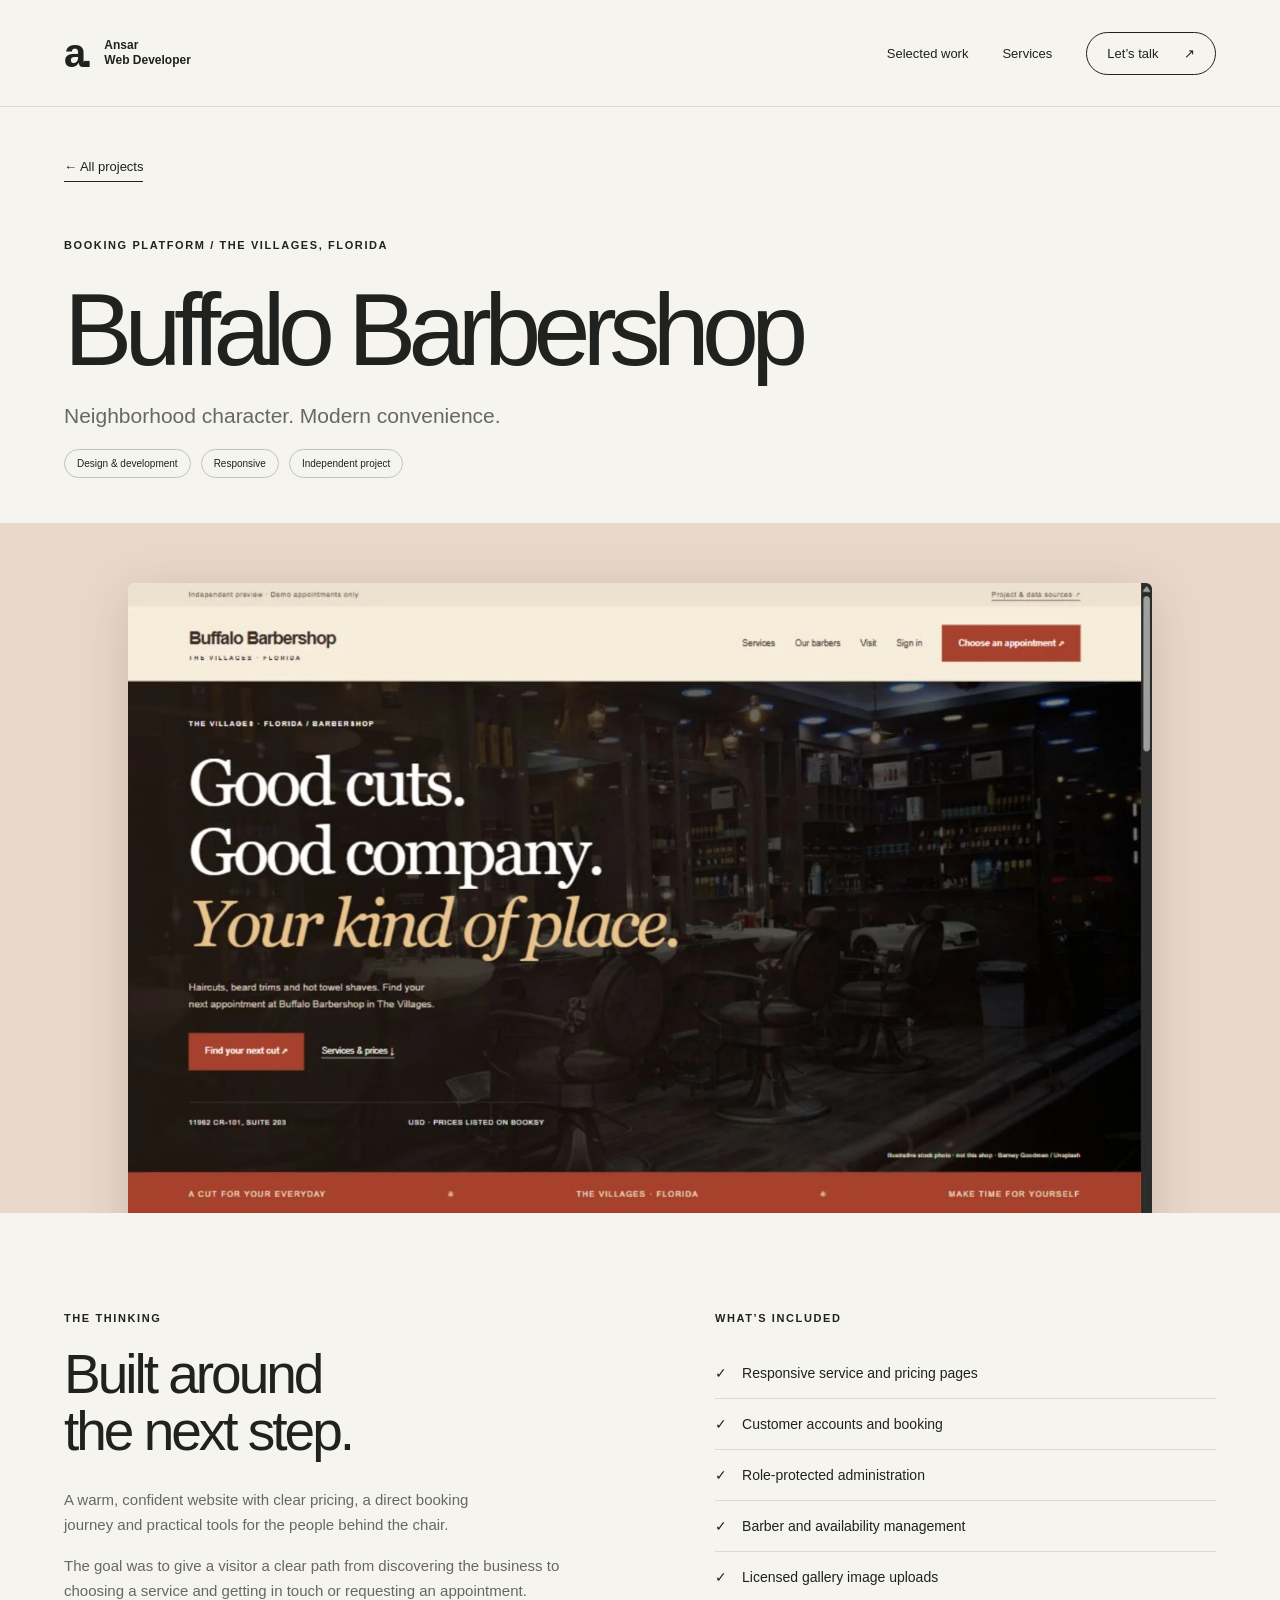
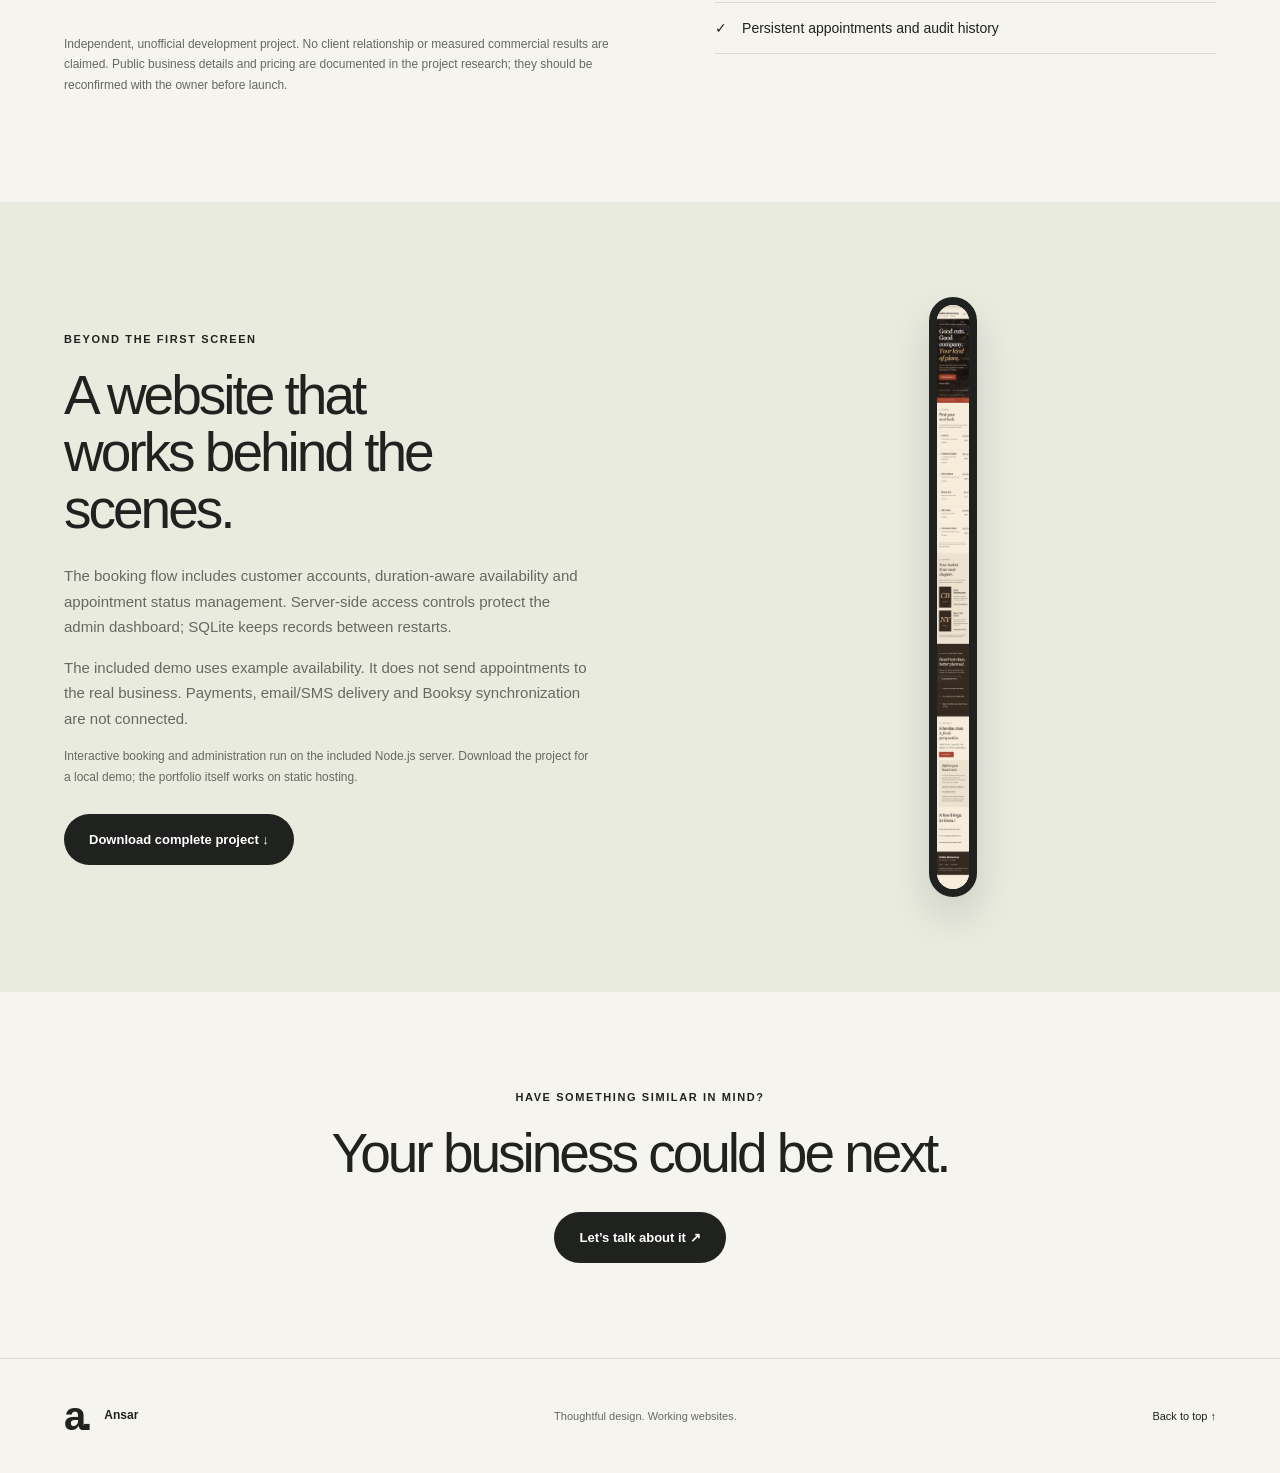
<file: buffalo.html>
<!doctype html><html lang="en"><head><meta charset="utf-8"><meta name="viewport" content="width=device-width,initial-scale=1"><meta name="theme-color" content="#f5f4ef"><title>Buffalo Barbershop — Website project</title><meta name="description" content="A warm, confident website with clear pricing, a direct booking journey and practical tools for the people behind the chair."><meta property="og:title" content="Buffalo Barbershop — Website project"><meta property="og:description" content="A warm, confident website with clear pricing, a direct booking journey and practical tools for the people behind the chair."><meta property="og:type" content="website"><link rel="icon" href="assets/favicon.svg" type="image/svg+xml"><link rel="stylesheet" href="styles.css"><script src="config.js" defer></script><script src="script.js" defer></script></head><body><a class="skip" href="#main">Skip to content</a><header class="header"><a class="brand" href="index.html" aria-label="Portfolio home"><span class="brand-symbol">a.</span><span data-brand>Independent<br>Web Developer</span></a><nav aria-label="Main navigation"><a href="index.html#work">Selected work</a><a href="index.html#services">Services</a><a class="nav-contact" href="index.html#contact">Let’s talk <span aria-hidden="true">↗</span></a></nav></header><main id="main"><section class="case-hero section"><a class="text-link" href="index.html#work">← All projects</a><div class="case-meta eyebrow">Booking platform / The Villages, Florida</div><h1>Buffalo Barbershop</h1><p class="case-headline">Neighborhood character. Modern convenience.</p><div class="case-tags"><span class="pill">Design & development</span><span class="pill">Responsive</span><span class="pill">Independent project</span></div></section><div class="case-cover rose"><img src="assets/buffalo.webp" alt="Buffalo Barbershop desktop website" width="1440" height="900"></div><section class="case-overview section"><div><span class="eyebrow">The thinking</span><h2>Built around<br>the next step.</h2><p class="intro">A warm, confident website with clear pricing, a direct booking journey and practical tools for the people behind the chair.</p><p>The goal was to give a visitor a clear path from discovering the business to choosing a service and getting in touch or requesting an appointment.</p><p class="project-note">Independent, unofficial development project. No client relationship or measured commercial results are claimed. Public business details and pricing are documented in the project research; they should be reconfirmed with the owner before launch.</p></div><div><span class="eyebrow">What’s included</span><ul class="feature-list"><li><span>✓</span>Responsive service and pricing pages</li><li><span>✓</span>Customer accounts and booking</li><li><span>✓</span>Role-protected administration</li><li><span>✓</span>Barber and availability management</li><li><span>✓</span>Licensed gallery image uploads</li><li><span>✓</span>Persistent appointments and audit history</li></ul></div></section><section class="case-details section"><div><span class="eyebrow">Beyond the first screen</span><h2>A website that<br>works behind the scenes.</h2><p>The booking flow includes customer accounts, duration-aware availability and appointment status management. Server-side access controls protect the admin dashboard; SQLite keeps records between restarts.</p><p>The included demo uses example availability. It does not send appointments to the real business. Payments, email/SMS delivery and Booksy synchronization are not connected.</p><p class="runtime-note">Interactive booking and administration run on the included Node.js server. Download the project for a local demo; the portfolio itself works on static hosting.</p><a class="button dark" href="downloads/buffalo-barbershop.zip" download>Download complete project ↓</a></div><img class="mobile-shot" src="assets/buffalo-mobile.webp" alt="Buffalo Barbershop mobile website" loading="lazy"></section><section class="case-cta section"><span class="eyebrow">Have something similar in mind?</span><h2>Your business could be next.</h2><a class="button dark" href="index.html#contact">Let’s talk about it ↗</a></section></main><footer><a class="brand" href="index.html"><span class="brand-symbol">a.</span><span data-name>Independent Web Developer</span></a><p>Thoughtful design. Working websites.</p><a href="#main">Back to top ↑</a></footer></body></html>
</file>
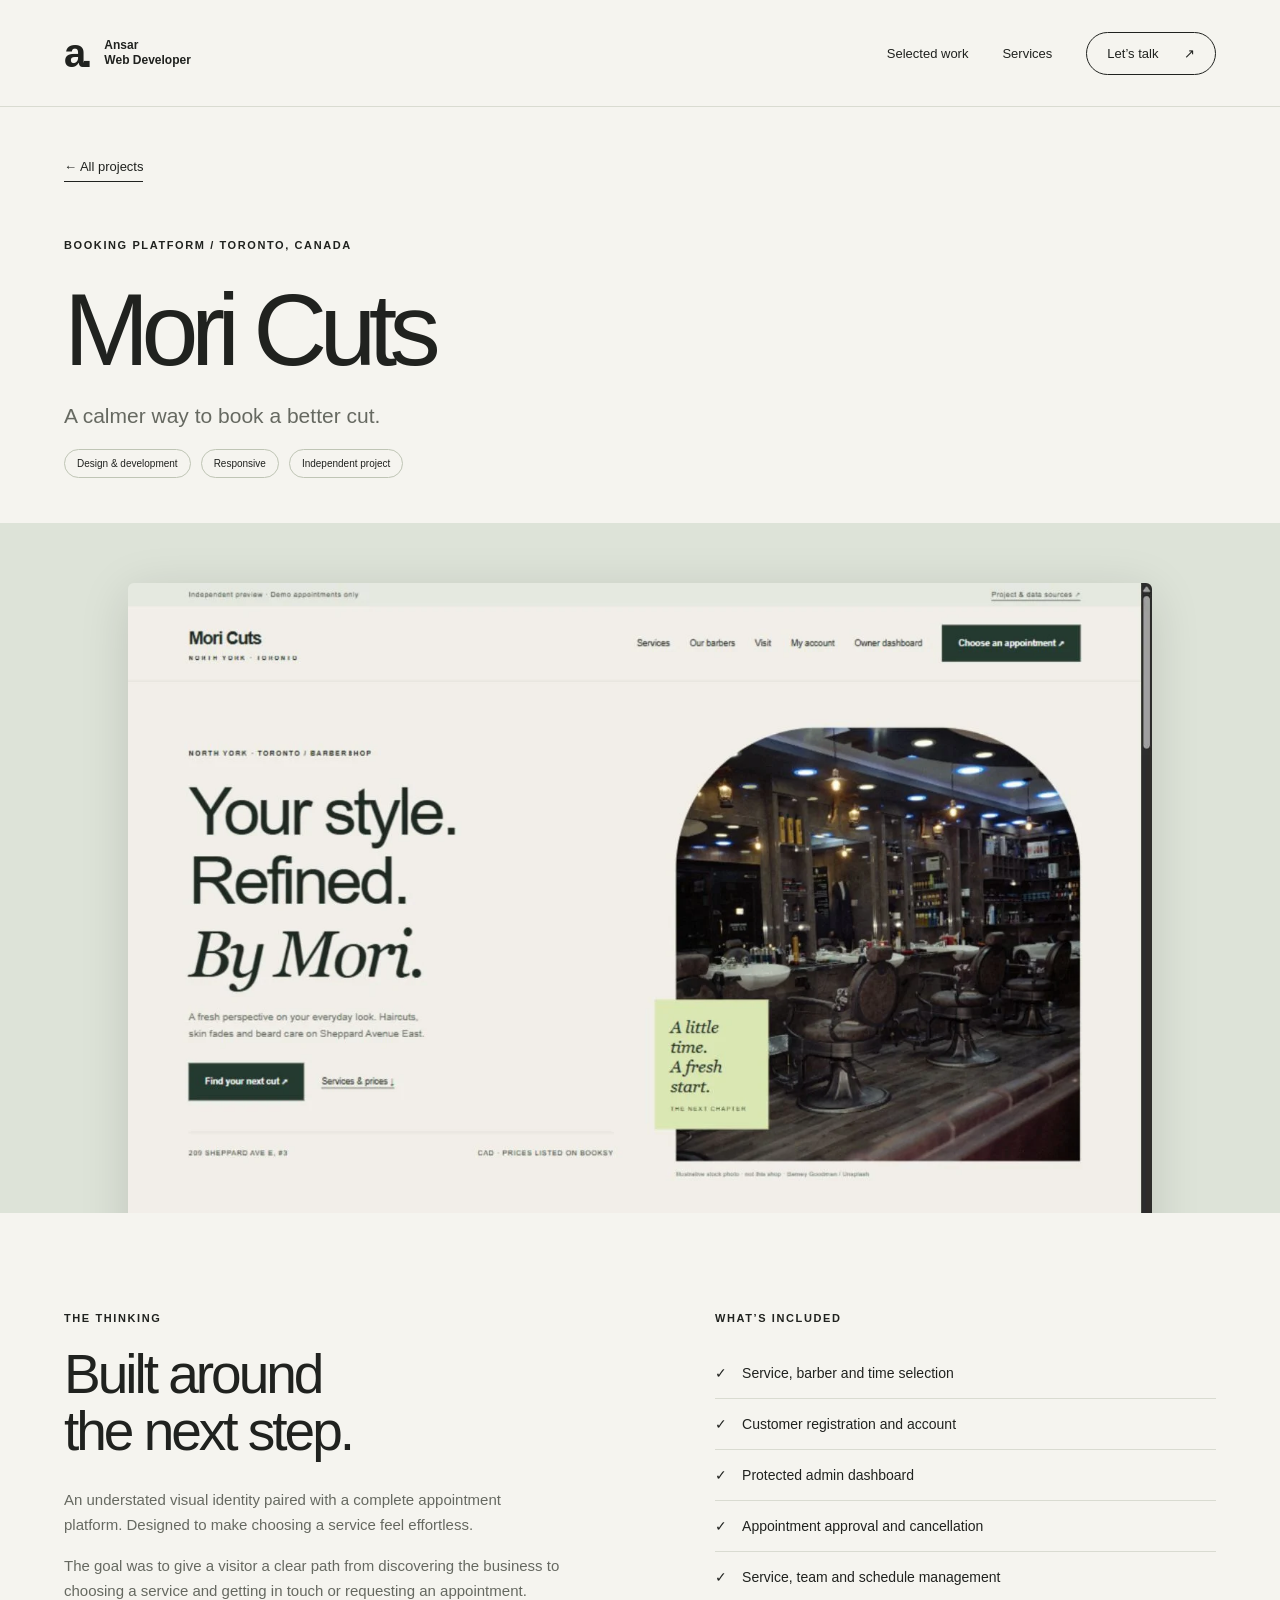
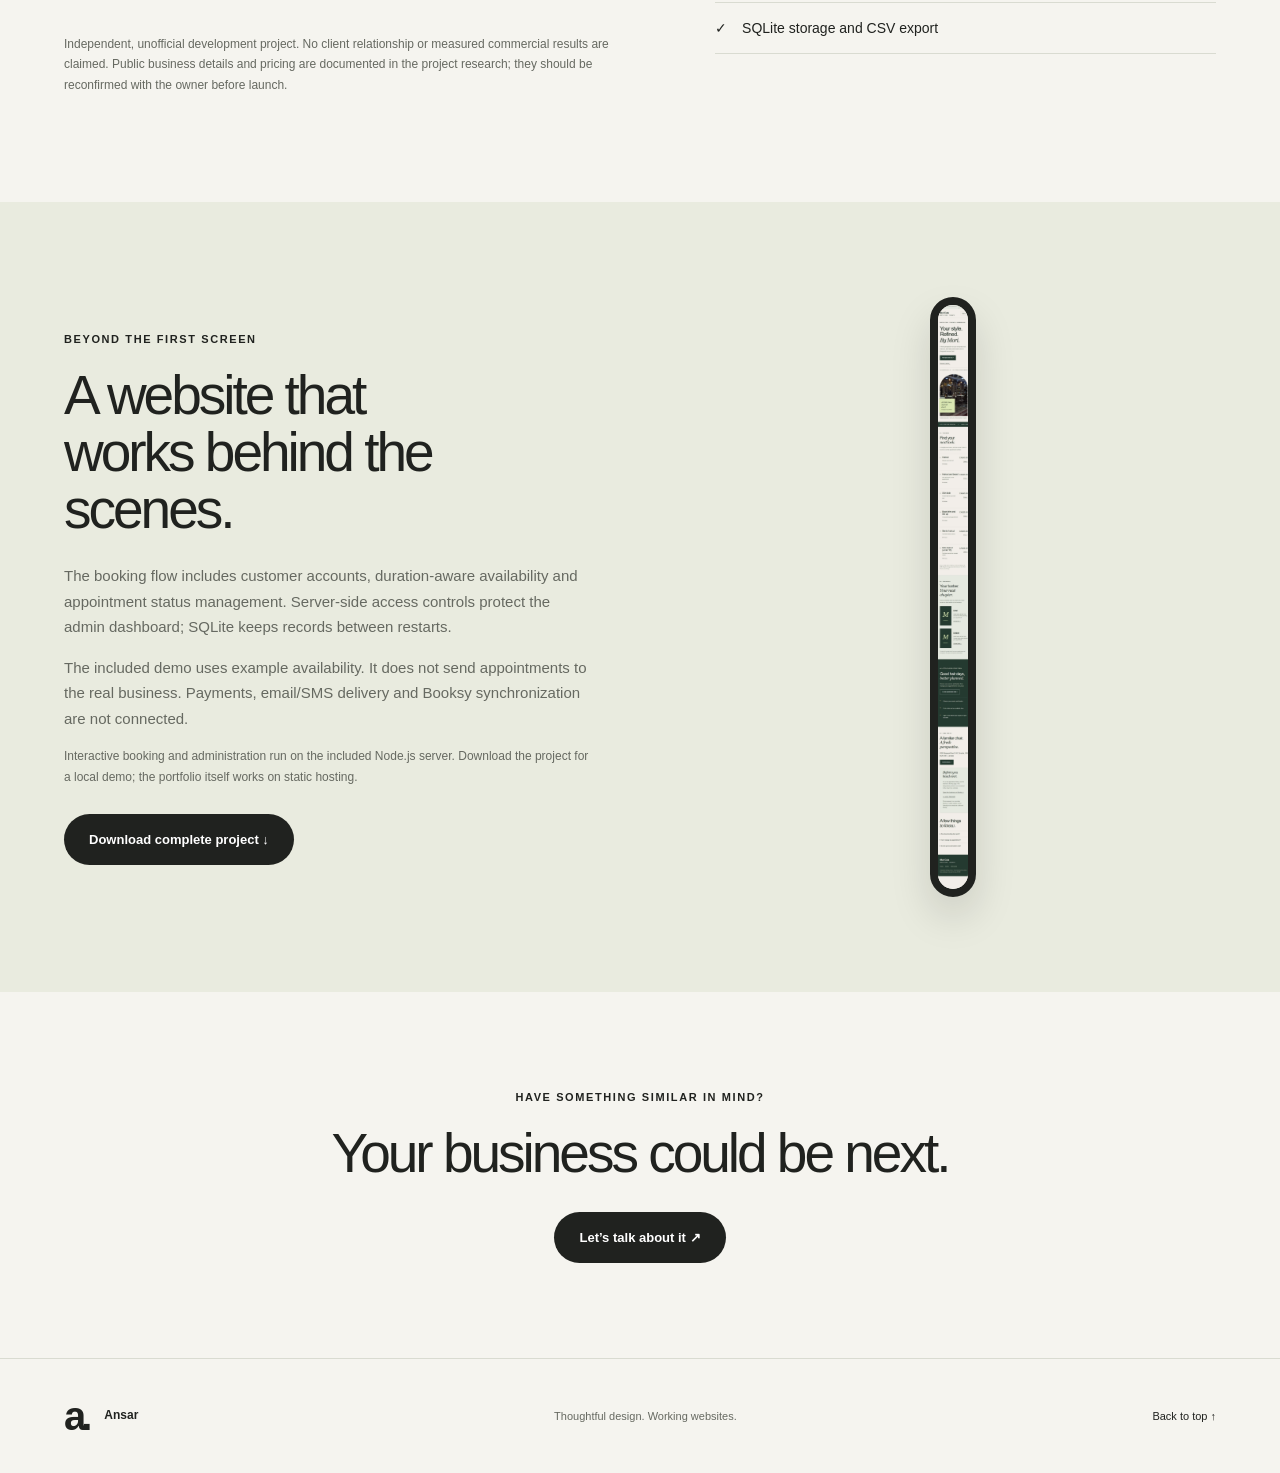
<file: mori.html>
<!doctype html><html lang="en"><head><meta charset="utf-8"><meta name="viewport" content="width=device-width,initial-scale=1"><meta name="theme-color" content="#f5f4ef"><title>Mori Cuts — Website project</title><meta name="description" content="An understated visual identity paired with a complete appointment platform. Designed to make choosing a service feel effortless."><meta property="og:title" content="Mori Cuts — Website project"><meta property="og:description" content="An understated visual identity paired with a complete appointment platform. Designed to make choosing a service feel effortless."><meta property="og:type" content="website"><link rel="icon" href="assets/favicon.svg" type="image/svg+xml"><link rel="stylesheet" href="styles.css"><script src="config.js" defer></script><script src="script.js" defer></script></head><body><a class="skip" href="#main">Skip to content</a><header class="header"><a class="brand" href="index.html" aria-label="Portfolio home"><span class="brand-symbol">a.</span><span data-brand>Independent<br>Web Developer</span></a><nav aria-label="Main navigation"><a href="index.html#work">Selected work</a><a href="index.html#services">Services</a><a class="nav-contact" href="index.html#contact">Let’s talk <span aria-hidden="true">↗</span></a></nav></header><main id="main"><section class="case-hero section"><a class="text-link" href="index.html#work">← All projects</a><div class="case-meta eyebrow">Booking platform / Toronto, Canada</div><h1>Mori Cuts</h1><p class="case-headline">A calmer way to book a better cut.</p><div class="case-tags"><span class="pill">Design & development</span><span class="pill">Responsive</span><span class="pill">Independent project</span></div></section><div class="case-cover sage"><img src="assets/mori.webp" alt="Mori Cuts desktop website" width="1440" height="900"></div><section class="case-overview section"><div><span class="eyebrow">The thinking</span><h2>Built around<br>the next step.</h2><p class="intro">An understated visual identity paired with a complete appointment platform. Designed to make choosing a service feel effortless.</p><p>The goal was to give a visitor a clear path from discovering the business to choosing a service and getting in touch or requesting an appointment.</p><p class="project-note">Independent, unofficial development project. No client relationship or measured commercial results are claimed. Public business details and pricing are documented in the project research; they should be reconfirmed with the owner before launch.</p></div><div><span class="eyebrow">What’s included</span><ul class="feature-list"><li><span>✓</span>Service, barber and time selection</li><li><span>✓</span>Customer registration and account</li><li><span>✓</span>Protected admin dashboard</li><li><span>✓</span>Appointment approval and cancellation</li><li><span>✓</span>Service, team and schedule management</li><li><span>✓</span>SQLite storage and CSV export</li></ul></div></section><section class="case-details section"><div><span class="eyebrow">Beyond the first screen</span><h2>A website that<br>works behind the scenes.</h2><p>The booking flow includes customer accounts, duration-aware availability and appointment status management. Server-side access controls protect the admin dashboard; SQLite keeps records between restarts.</p><p>The included demo uses example availability. It does not send appointments to the real business. Payments, email/SMS delivery and Booksy synchronization are not connected.</p><p class="runtime-note">Interactive booking and administration run on the included Node.js server. Download the project for a local demo; the portfolio itself works on static hosting.</p><a class="button dark" href="downloads/mori-cuts.zip" download>Download complete project ↓</a></div><img class="mobile-shot" src="assets/mori-mobile.webp" alt="Mori Cuts mobile website" loading="lazy"></section><section class="case-cta section"><span class="eyebrow">Have something similar in mind?</span><h2>Your business could be next.</h2><a class="button dark" href="index.html#contact">Let’s talk about it ↗</a></section></main><footer><a class="brand" href="index.html"><span class="brand-symbol">a.</span><span data-name>Independent Web Developer</span></a><p>Thoughtful design. Working websites.</p><a href="#main">Back to top ↑</a></footer></body></html>
</file>
<file: styles.css>
:root{--paper:#f5f4ef;--ink:#20221f;--muted:#666961;--line:#d9dbd1;--accent:#d9f46c}*{box-sizing:border-box}html{scroll-behavior:smooth;scroll-padding-top:30px}body{margin:0;background:var(--paper);color:var(--ink);font-family:Arial,Helvetica,sans-serif;-webkit-font-smoothing:antialiased}a{color:inherit;text-decoration:none}button,input,textarea,select{font:inherit}button,a,input,select,textarea{touch-action:manipulation}a:focus-visible,button:focus-visible,input:focus-visible,textarea:focus-visible,select:focus-visible{outline:3px solid #547300;outline-offset:5px}::selection{background:var(--accent)}.skip{position:fixed;top:-80px;left:20px;background:var(--ink);color:white;padding:16px;z-index:20}.skip:focus{top:10px}.header,footer{max-width:1440px;margin:auto;padding:28px 5%;display:flex;align-items:center;justify-content:space-between}.header{border-bottom:1px solid var(--line)}.brand{display:flex;align-items:center;gap:12px;font-size:12px;line-height:1.25;font-weight:600}.brand-symbol{font-size:40px;letter-spacing:-5px;font-weight:900;padding-right:5px}.header nav{display:flex;gap:34px;align-items:center;font-size:13px}.nav-contact{border:1px solid var(--ink);border-radius:30px;padding:13px 20px}.nav-contact span{margin-left:22px}.hero{max-width:1440px;margin:auto;padding:46px 5% 65px;position:relative;overflow:hidden}.hero-top{display:flex;justify-content:space-between;gap:20px}.eyebrow{text-transform:uppercase;font-size:11px;letter-spacing:1.6px;line-height:1.6;font-weight:600}.status-dot{display:inline-block;width:8px;height:8px;border-radius:50%;background:#60782d;margin-right:7px}.hero-index{font-size:11px;color:var(--muted)}h1,h2,h3,p{margin-top:0}h1{font-size:clamp(64px,8.9vw,130px);letter-spacing:-.075em;line-height:.97;font-weight:500;margin:57px 0 38px;max-width:1050px}h1 span{color:#777e6e}em{font-family:Georgia,'Times New Roman',serif;font-weight:400;letter-spacing:-.065em}.hero-bottom{display:flex;gap:60px;align-items:center;max-width:775px}.hero-bottom p{font-size:17px;line-height:1.65;max-width:415px;margin:0}.button{border:0;border-radius:30px;display:inline-flex;gap:35px;align-items:center;justify-content:space-between;padding:18px 25px;font-size:13px;font-weight:600;cursor:pointer;white-space:nowrap;transition:transform .2s,background .2s}.button:hover{transform:translateY(-3px)}.dark{background:var(--ink);color:#fff}.dark:hover{background:#41473a}.light{background:white;color:var(--ink)}.hero-sticker{position:absolute;right:6%;bottom:52px;width:175px;height:175px;background:var(--accent);border-radius:50%;padding:38px 22px;text-align:center;transform:rotate(9deg);font-size:10px;line-height:1.5}.hero-sticker b{display:block;font-size:16px;line-height:1.15;margin:9px 0}.hero-sticker>span{font-size:20px}.ticker{background:var(--ink);color:var(--paper);display:flex;gap:30px;align-items:center;justify-content:center;padding:24px 20px;flex-wrap:wrap;font-size:12px}.ticker i{color:var(--accent);font-size:20px;font-style:normal}.section{max-width:1440px;margin:auto;padding:95px 5%}.section-heading{display:flex;justify-content:space-between;gap:35px;align-items:flex-end;margin-bottom:48px}h2{font-weight:500;font-size:clamp(38px,4.3vw,62px);letter-spacing:-.055em;line-height:1.04;margin:18px 0 0}.section-heading>p{font-size:14px;line-height:1.7;color:var(--muted);margin:0}.projects{display:grid;grid-template-columns:1fr 1fr;gap:45px 28px}.project:first-child{grid-column:1/-1}.project-image{display:block;padding:35px 35px 0;border-radius:10px;position:relative;overflow:hidden;height:350px;background:#e0e5db}.project:first-child .project-image{height:540px;padding:55px 95px 0}.project.sage .project-image,.sage.case-cover{background:#dde3d8}.project.rose .project-image,.rose.case-cover{background:#e9d8ca}.project.lime .project-image,.lime.case-cover{background:#dce7b9}.project-image img{display:block;width:100%;height:auto;transition:transform .5s;box-shadow:0 15px 45px #20221f20}.project-image:hover img{transform:translateY(-10px)}.browser-bar{height:25px;background:#fff;border-radius:6px 6px 0 0;display:flex;align-items:center;gap:4px;padding:0 10px}.browser-bar i{height:5px;width:5px;border-radius:50%;background:#ddd}.browser-bar span{margin:auto;font-size:8px;color:#777}.view-project{position:absolute;right:22px;bottom:22px;border-radius:30px;padding:13px 18px;background:var(--ink);color:white;font-size:11px}.project-caption{display:flex;justify-content:space-between;gap:12px;padding-top:22px;align-items:center}.project-caption h3{font-size:25px;font-weight:500;letter-spacing:-1px;margin:8px 0}.project-caption p{font-size:12px;color:var(--muted);margin:0}.pill{display:inline-block;border:1px solid #bfc5b5;padding:8px 12px;font-size:10px;border-radius:20px;white-space:nowrap}.project-note{color:var(--muted);font-size:12px;line-height:1.7;margin-top:30px;max-width:780px}.services{border-top:1px solid var(--line)}.service-grid{display:grid;grid-template-columns:repeat(3,1fr);gap:30px}.service-grid article{border-top:1px solid var(--ink);padding-top:24px}.service-icon{font-size:35px;display:block;margin-bottom:40px}.service-grid h3{font-size:23px;letter-spacing:-.7px;font-weight:500}.service-grid p,.approach p,.case-overview p,.case-details p{font-size:15px;line-height:1.7;color:var(--muted)}.service-grid article>span:last-child{display:block;font-size:11px;margin-top:28px}.approach{background:#e9ebdf;display:grid;grid-template-columns:1fr 1fr;gap:100px}.intro{max-width:440px;margin-top:27px}.text-link{display:inline-block;border:0;border-bottom:1px solid var(--ink);padding:7px 0;background:transparent;font-size:13px;cursor:pointer}.steps{list-style:none;margin:0;padding:0}.steps li{display:flex;gap:28px;border-top:1px solid #bfc5b5;padding:24px 0}.steps li>span{font-size:11px;padding-top:5px}.steps h3{font-size:18px;font-weight:500;margin-bottom:8px}.steps p{font-size:13px;margin:0}.contact{display:grid;grid-template-columns:1fr 1fr;gap:100px}.contact h2{font-size:clamp(46px,5.7vw,82px)}.contact>div>p{font-size:15px;line-height:1.7;max-width:330px;margin-top:30px;color:var(--muted)}.contact-direct{display:block;font-size:18px;margin:25px 0;text-decoration:underline;text-underline-offset:5px}.contact-links{display:flex;gap:20px;font-size:12px;margin-top:20px}form{display:grid;gap:10px}label{font-size:12px;font-weight:600;margin-top:10px}input,select,textarea{width:100%;border:0;border-bottom:1px solid #aeb3a4;background:transparent;border-radius:0;padding:11px 0;color:var(--ink);font-size:14px}textarea{resize:vertical}form .button{margin-top:15px;width:100%}.form-note{font-size:11px;line-height:1.6;color:var(--muted);margin-bottom:0}#form-status{font-size:12px;line-height:1.5}footer{border-top:1px solid var(--line);padding-top:32px;padding-bottom:32px;font-size:11px}footer p{margin:0;color:var(--muted)}.case-hero{padding-top:45px;padding-bottom:45px}.case-meta{margin-top:55px}.case-hero h1{font-size:clamp(52px,8vw,110px);margin:25px 0}.case-headline{font-size:21px;color:var(--muted)}.case-tags{display:flex;gap:10px;flex-wrap:wrap}.case-cover{padding:60px 10% 0;max-height:690px;overflow:hidden}.case-cover img{width:100%;height:auto;display:block;box-shadow:0 10px 50px #0002;border-radius:6px}.case-overview{display:grid;grid-template-columns:1.1fr 1fr;gap:100px}.feature-list{list-style:none;padding:20px 0 0;margin:0}.feature-list li{padding:17px 0;border-bottom:1px solid var(--line);font-size:14px}.feature-list span{margin-right:15px}.case-details{background:#e9ebdf;display:grid;grid-template-columns:1fr 1fr;gap:100px;align-items:center}.case-details h2{margin-bottom:25px}.case-details .button{margin:15px 8px 0 0}.mobile-shot{max-width:270px;max-height:600px;object-fit:cover;object-position:top;border:8px solid var(--ink);border-radius:25px;justify-self:center;box-shadow:0 20px 40px #0002}.case-cta{text-align:center}.case-cta .button{margin-top:30px}.runtime-note{font-size:12px!important}.case-overview .project-note{font-size:12px}
@media(min-width:1500px){.case-cover{padding-left:max(10%,calc((100vw - 1180px)/2));padding-right:max(10%,calc((100vw - 1180px)/2))}}@media(max-width:1000px){.hero-sticker{display:none}.hero-bottom{max-width:100%}.project:first-child .project-image{padding:35px 40px 0;height:430px}.project-image{padding:25px 20px 0;height:270px}.project-caption{align-items:flex-start}.project-caption .pill{display:none}.approach,.contact,.case-overview,.case-details{gap:45px}.hero-index{display:none}.ticker{gap:18px}.ticker span{font-size:10px}}
@media(max-width:640px){.header{padding:19px 6%}.brand-symbol{font-size:34px}.brand{font-size:10px}.header nav{gap:15px;font-size:11px}.header nav>a:first-child{display:none}.nav-contact{padding:10px 13px}.nav-contact span{margin-left:8px}.hero{padding:30px 6% 42px}.eyebrow{font-size:9px;letter-spacing:1.2px}h1{font-size:clamp(57px,12vw,78px);margin:42px 0 27px}.hero-bottom{display:block}.hero-bottom p{font-size:14px;max-width:340px}.hero-bottom .button{margin-top:25px}.ticker{justify-content:flex-start;gap:14px;padding:17px 6%}.ticker span:last-child,.ticker i:last-of-type{display:none}.ticker i{font-size:14px}.section{padding:60px 6%}.section-heading{display:block;margin-bottom:30px}.section-heading>p{margin-top:22px;font-size:12px}h2{font-size:39px}.projects{grid-template-columns:1fr;gap:35px}.project:first-child{grid-column:auto}.project:first-child .project-image,.project-image{height:260px;padding:28px 20px 0}.project-caption h3{font-size:23px}.project-note{font-size:10px}.service-grid{grid-template-columns:1fr;gap:35px}.service-icon{margin-bottom:22px}.service-grid article>span:last-child{margin-top:18px}.approach,.contact,.case-overview,.case-details{grid-template-columns:1fr;gap:40px}.contact h2{font-size:54px}.contact .intro{font-size:14px}footer{padding:25px 6%;flex-wrap:wrap;gap:20px}footer p{display:none}.case-hero h1{font-size:58px}.case-meta{margin-top:35px}.case-headline{font-size:18px;line-height:1.5}.case-cover{padding:30px 6% 0;max-height:300px}.case-details .button{white-space:normal}.case-cta h2{font-size:38px}}@media(prefers-reduced-motion:reduce){html{scroll-behavior:auto}*,*:before,*:after{transition:none!important;animation:none!important}}

/* AI campaign */
.service-grid{grid-template-columns:repeat(2,minmax(0,1fr))}.service-grid article .text-link{margin-top:18px}.campaign-project{grid-column:1/-1}.campaign-project .campaign-thumb{height:580px;padding:32px;background:#deddd0;display:flex;justify-content:center}.campaign-project .campaign-thumb img{width:auto;height:100%;object-fit:contain;box-shadow:0 15px 45px #20221f25}.campaign-project .campaign-thumb:hover img{transform:scale(1.025)}.campaign-showcase{padding:55px 6%;background:#deddd0;display:flex;justify-content:center}.campaign-showcase img{width:100%;max-width:780px;height:auto;box-shadow:0 20px 60px #20221f20}.case-overview .text-link{display:block;width:max-content;margin-top:18px}.campaign-cta-note{margin:25px auto 0}@media(max-width:640px){.service-grid{grid-template-columns:1fr}.campaign-project .campaign-thumb{height:400px;padding:20px}.campaign-showcase{padding:25px 6%}}
</file>
<file: projects/archer/styles.css>
@charset "UTF-8";
:root{--ink:#182824;--paper:#f4f1e8;--lime:#d2e792;--muted:#b5c1b8;--line:#cdd0c4}*{box-sizing:border-box}html{scroll-behavior:smooth;scroll-padding-top:30px}body{margin:0;background:var(--paper);color:var(--ink);font-family:Arial,Helvetica,sans-serif;line-height:1.6}a{color:inherit;text-underline-offset:5px}button{font:inherit;cursor:pointer}a,button,summary{-webkit-tap-highlight-color:transparent}a:focus-visible,button:focus-visible,summary:focus-visible{outline:3px solid #b86b30;outline-offset:6px}h1,h2,h3,p,figure{margin:0}h1,h2,h3{line-height:1.03;font-weight:600;letter-spacing:-.055em}h2{font-size:clamp(2.6rem,5vw,4.8rem)}h3{font-size:2rem}em{font-family:Georgia,serif;font-weight:400}p+p{margin-top:18px}.sr-only{position:absolute;width:1px;height:1px;overflow:hidden;clip-path:inset(50%)}.skip{clip-path:inset(50%);position:fixed;top:-100px;left:20px;z-index:10;padding:12px;background:var(--lime)}.skip:focus{clip-path:none;top:10px}.concept-bar{background:var(--lime);display:flex;justify-content:center;gap:20px;padding:9px 20px;font-size:11px;letter-spacing:.06em}.concept-bar span{letter-spacing:0}.header{background:var(--ink);color:var(--paper);display:flex;align-items:center;justify-content:space-between;padding:28px 5.5%;border-bottom:1px solid #ffffff24}.brand{display:flex;align-items:center;gap:12px;text-decoration:none;font-weight:800;font-size:19px;letter-spacing:-.04em;line-height:1}.brand small{display:block;font-size:11px;letter-spacing:.22em;margin-top:7px}.brand img{flex-shrink:0}.header nav{display:flex;align-items:center;gap:34px;font-size:13px}.header nav a{text-decoration:none}.nav-cta{border:1px solid #ffffff55;padding:12px 20px}.nav-cta span{margin-left:20px}.menu-toggle{display:none;color:var(--paper);background:transparent;border:1px solid #ffffff55;padding:9px 14px}.hero{background:var(--ink);color:var(--paper);display:grid;grid-template-columns:1.1fr 1fr;min-height:720px}.hero-copy{padding:70px 7% 32px 10%;display:flex;flex-direction:column}.eyebrow{font-size:11px;letter-spacing:.15em;font-weight:700;line-height:1.6}.dot{display:inline-block;width:6px;height:6px;border-radius:50%;background:var(--lime);margin-right:9px}.hero h1{font-size:clamp(3.5rem,6.3vw,6.3rem);margin:32px 0 24px}.hero h1 em{color:var(--lime);letter-spacing:-.07em}.intro{color:var(--muted);font-size:15px}.actions{display:flex;align-items:center;gap:26px;margin-top:32px;flex-wrap:wrap}.button{display:inline-flex;justify-content:space-between;align-items:center;gap:35px;padding:16px 22px;background:var(--lime);color:var(--ink);text-decoration:none;font-size:13px;font-weight:700;transition:background .2s,transform .2s}.button:hover{background:#e1f2b1;transform:translateY(-2px)}.text-link{font-size:13px;text-decoration:none}.text-link span{margin-left:15px}.hero-foot{margin-top:auto;padding-top:45px;display:flex;gap:25px;font-size:9px;letter-spacing:.12em;color:var(--muted)}.hero-art{position:relative;background:#263a31;overflow:hidden;min-width:0}.hero-art>img{display:block;width:100%;height:100%;object-fit:cover;max-height:790px}.art-label{position:absolute;top:28px;left:28px;writing-mode:vertical-rl;font-size:10px;letter-spacing:.22em}.hero-art figcaption{position:absolute;bottom:20px;left:20px;right:20px;font-size:10px;color:#e5e9df}.art-stamp{position:absolute;right:28px;top:30px;border:1px solid #d2e79277;border-radius:50%;width:95px;height:95px;text-align:center;font:italic 48px Georgia;color:var(--lime);padding-top:6px;line-height:1.1;transform:rotate(12deg)}.art-stamp small{display:block;font:8px Arial;letter-spacing:.1em}.ticker{padding:21px 5.5%;display:flex;justify-content:space-between;gap:25px;background:var(--lime);font-size:13px;font-weight:700;letter-spacing:.13em;overflow:hidden;white-space:nowrap}.section{padding:100px 7%;}.services{display:grid;grid-template-columns:1fr 1.25fr;gap:10%}.section-heading h2,.visit h2,.contact h2,.project h2{margin-top:22px}.section-heading>p:last-child{margin-top:25px;max-width:340px;color:#526058;font-size:14px}.service-list article{border-top:1px solid var(--line);padding:30px 0;display:flex;gap:22px;align-items:flex-start}.service-list article>span:last-child{margin-left:auto;font-size:25px}.number{font-size:11px;padding-top:7px}.service-list h3{font-size:30px}.service-list article p{font-size:13px;color:#526058;max-width:340px;margin-top:14px}.source-note{border-top:1px solid var(--line);padding-top:20px;font-size:11px;color:#526058}.statement{position:relative;overflow:hidden;background:var(--ink);color:var(--paper);padding:85px 7%;}.statement .eyebrow{color:var(--lime)}.statement-text{font-size:clamp(2.7rem,5.6vw,5.5rem);line-height:1.1;letter-spacing:-.05em;margin:25px 0 30px}.statement-text em{color:var(--lime)}.light-link{font-size:13px}.light-link span{margin-left:25px}.statement-star{position:absolute;right:6%;top:18%;font-size:230px;line-height:1;color:var(--lime)}.visit{display:grid;grid-template-columns:1fr 1fr;gap:10%;align-items:center}.visit address{font-style:normal;margin:28px 0;font-size:17px}.dark{background:var(--ink);color:var(--paper)}.dark:hover{background:#304c40}.fine{font-size:11px;color:#526058;margin-top:16px}.location-art{position:relative;min-height:430px;background:#dedfd2;overflow:hidden;border:1px solid #c7cbbc;background-image:linear-gradient(#18282408 1px,transparent 1px),linear-gradient(90deg,#18282408 1px,transparent 1px);background-size:32px 32px}.street{position:absolute;background:var(--paper);font-size:10px;letter-spacing:.2em;text-align:center;line-height:44px;width:145%;left:-23%}.street-one{top:49%;transform:rotate(-38deg)}.street-two{top:43%;transform:rotate(40deg);background:#e9eadd}.location-card{position:absolute;top:75px;left:50%;transform:translateX(-50%) rotate(-7deg);background:var(--ink);color:var(--paper);padding:27px;text-align:center;width:190px;box-shadow:10px 15px 0 #18282414}.location-card img{display:block;margin:0 auto 15px}.location-card strong{font-size:22px;line-height:1.1;display:block}.location-card span{font-size:10px;display:block;margin-top:17px}.map-caption{position:absolute;bottom:20px;left:20px;right:20px;font-size:8px;letter-spacing:.1em}.contact{border-top:1px solid var(--line);display:grid;grid-template-columns:1fr 1fr;gap:10%}.contact>div>p:last-child{max-width:340px;margin-top:25px;font-size:14px;color:#526058}.contact-card{background:#e5e8db;padding:38px;align-self:center}.phone{display:block;font-size:clamp(1.3rem,2.5vw,2.4rem);letter-spacing:-.04em;margin-top:15px;text-decoration:none;font-weight:600}.phone span{float:right}.contact-card>p{font-size:12px}.copy-button{background:none;border:0;border-bottom:1px solid var(--ink);padding:10px 0;font-size:12px}.copy-button span{margin-left:15px}#copy-status:empty{display:none}#copy-status{margin-top:10px;color:#284e24}.contact-card hr{border:0;border-top:1px solid #18282428;margin:26px 0}.contact-card .eyebrow{font-size:10px}.faq{padding-top:0;display:grid;grid-template-columns:1fr 1fr;gap:10%}.faq h2{font-size:2.5rem}.faq details{border-top:1px solid var(--line);padding:20px 0}.faq details:last-child{border-bottom:1px solid var(--line)}summary{cursor:pointer;font-size:14px;font-weight:600;padding-right:12px}.faq details p{font-size:13px;color:#526058;margin-top:15px}.project{display:grid;grid-template-columns:1fr 1fr;gap:10%;background:#e5e8db}.project h2{font-size:2.8rem}.project>div>p{font-size:13px}.source-links{list-style:none;padding:0;font-size:11px;line-height:2.3;margin-top:25px}footer{display:flex;align-items:center;justify-content:space-between;gap:30px;background:var(--ink);color:var(--paper);padding:40px 7%}footer p,footer>a:last-child{font-size:11px;color:var(--muted)}[hidden]{display:none!important}
@media(min-width:1500px){.hero-copy{padding-left:max(10%,calc((100vw - 1280px)/2))}.hero{min-height:780px}.section{padding-left:max(7%,calc((100vw - 1280px)/2));padding-right:max(7%,calc((100vw - 1280px)/2))}}
@media(max-width:900px){.hero{min-height:650px}.hero-copy{padding-top:50px}.hero h1{font-size:4.4rem}.hero-art>img{object-position:55% center}.hero-foot{flex-direction:column;gap:5px}.header nav{gap:20px}.section{padding:70px 6%}.services,.visit,.contact,.faq,.project{gap:6%}.contact-card{padding:25px}.statement-star{font-size:160px;right:3%}.ticker{font-size:10px}.faq{padding-top:0}}
@media(max-width:650px){.concept-bar{justify-content:space-between;gap:10px;font-size:8px;padding:9px 5%}.concept-bar span{display:none}.header{padding:20px 6%;flex-wrap:wrap;gap:22px}.brand{font-size:17px}.brand img{width:32px;height:32px}.menu-toggle{display:block}.header nav{width:100%;flex-direction:column;align-items:stretch;gap:0}.header nav a{padding:13px 0}.header nav .nav-cta{padding:12px 15px;margin-top:8px}.hero{grid-template-columns:1fr}.hero-copy{padding:45px 6% 30px}.hero h1{font-size:clamp(3.3rem,12vw,4.8rem);margin-top:24px}.hero-foot{flex-direction:row;justify-content:space-between;padding-top:40px;gap:10px;font-size:8px}.hero-art{height:430px}.hero-art>img{object-fit:cover;object-position:50% 60%}.hero-art figcaption{font-size:9px}.art-stamp{width:75px;height:75px;font-size:35px}.ticker{justify-content:flex-start;gap:22px;font-size:9px;padding:17px 6%}.section{padding:58px 6%;grid-template-columns:1fr;gap:36px}.section-heading>p:last-child{max-width:100%}.service-list article{padding:25px 0}.statement{padding:58px 6%}.statement-text{font-size:2.9rem}.statement-star{font-size:80px;top:27px;right:17px;opacity:.25}.location-art{min-height:350px}.contact-card{padding:27px}.phone{font-size:1.8rem}.faq{padding-top:0}.project h2{font-size:2.5rem}footer{align-items:flex-start;flex-wrap:wrap;padding:35px 6%;gap:25px}footer p{flex-basis:100%;order:2}.source-links{line-height:1.8}.source-links li+li{margin-top:12px}}
@media(prefers-reduced-motion:reduce){html{scroll-behavior:auto}*,*::before,*::after{transition:none!important}}
</file>
